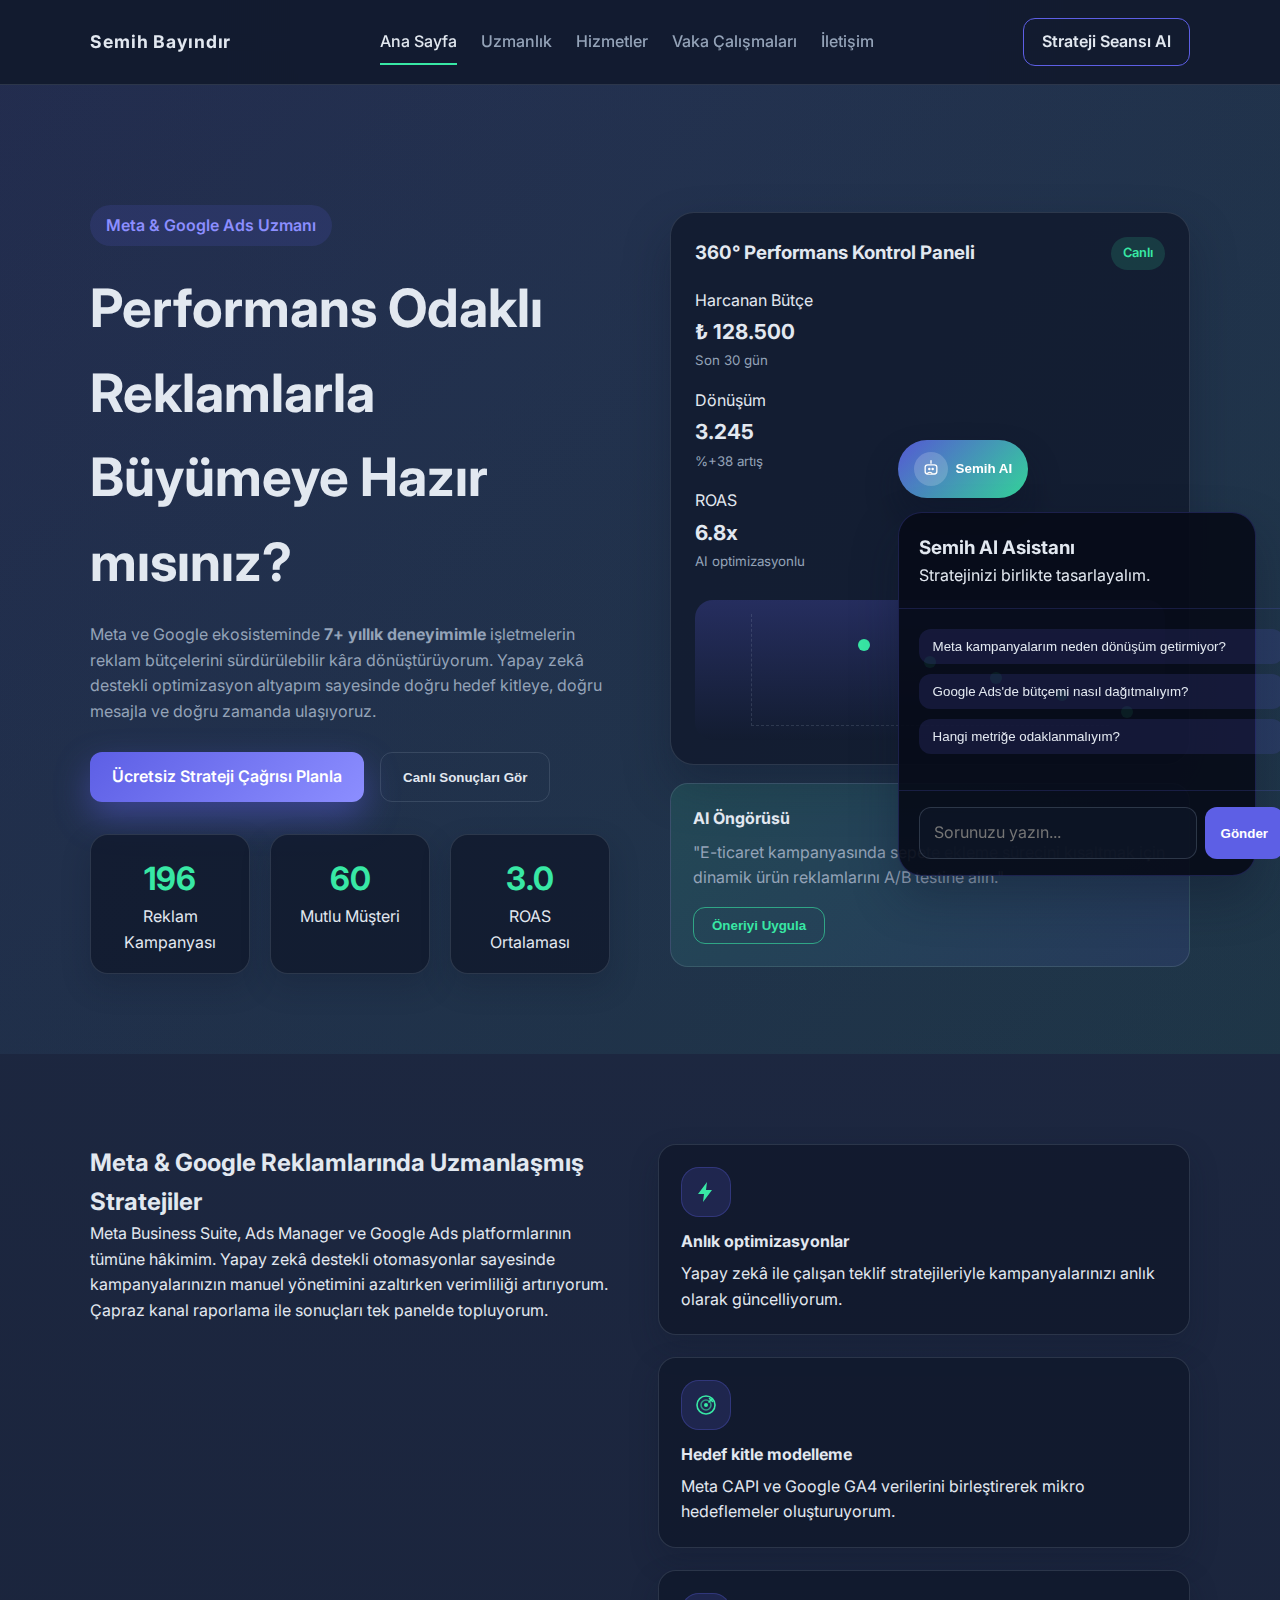
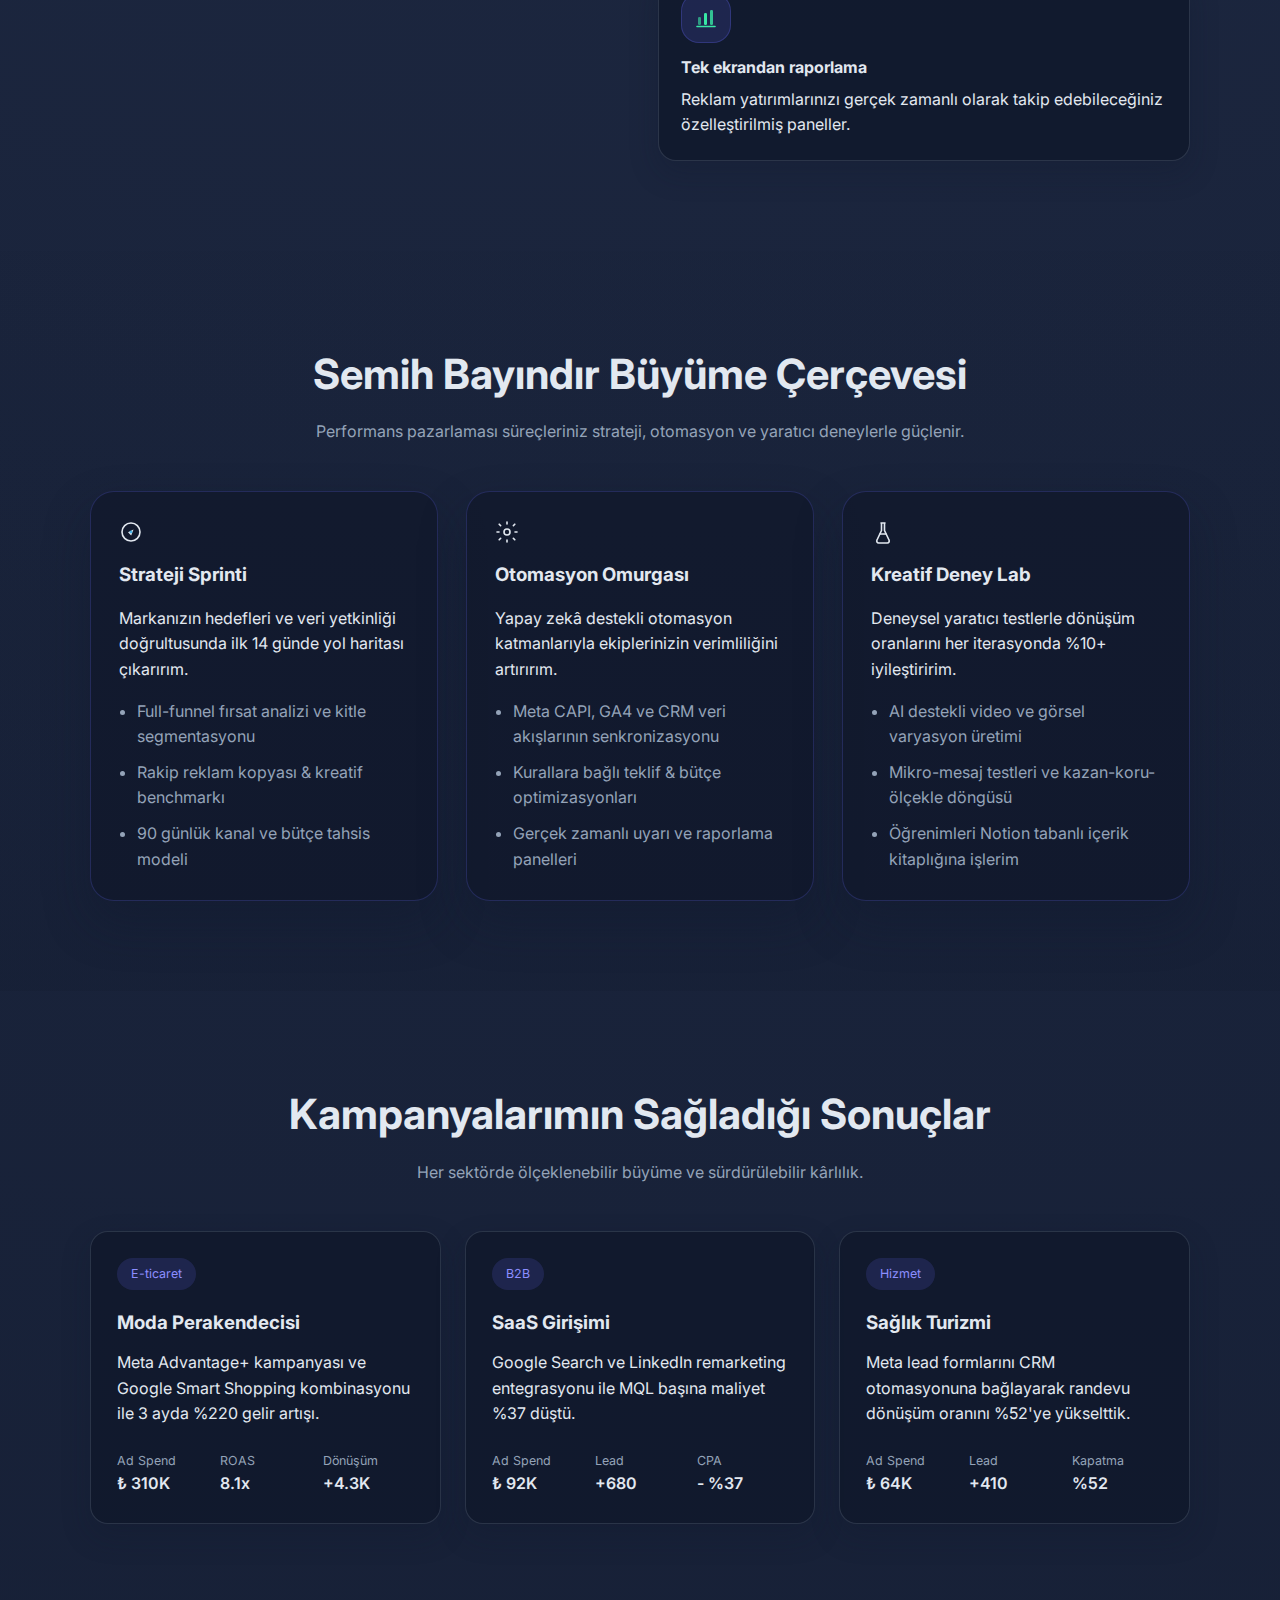
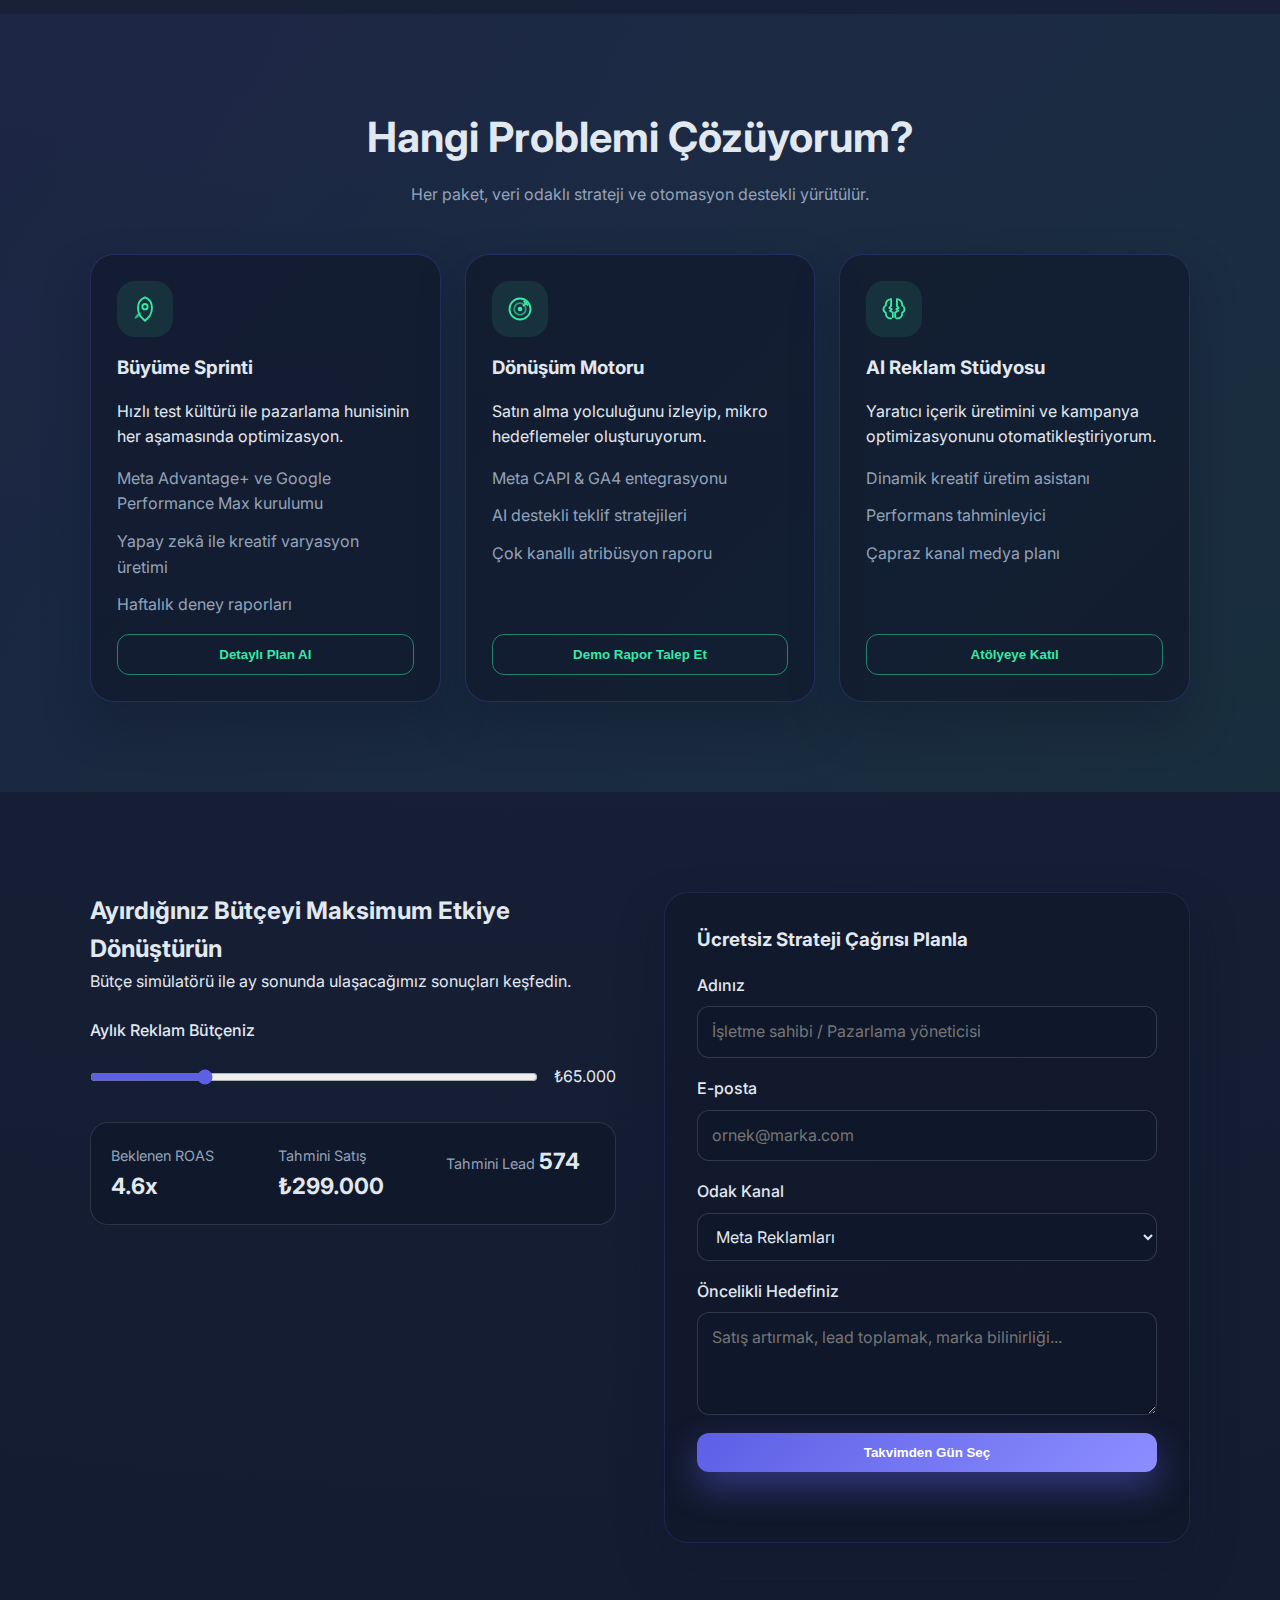
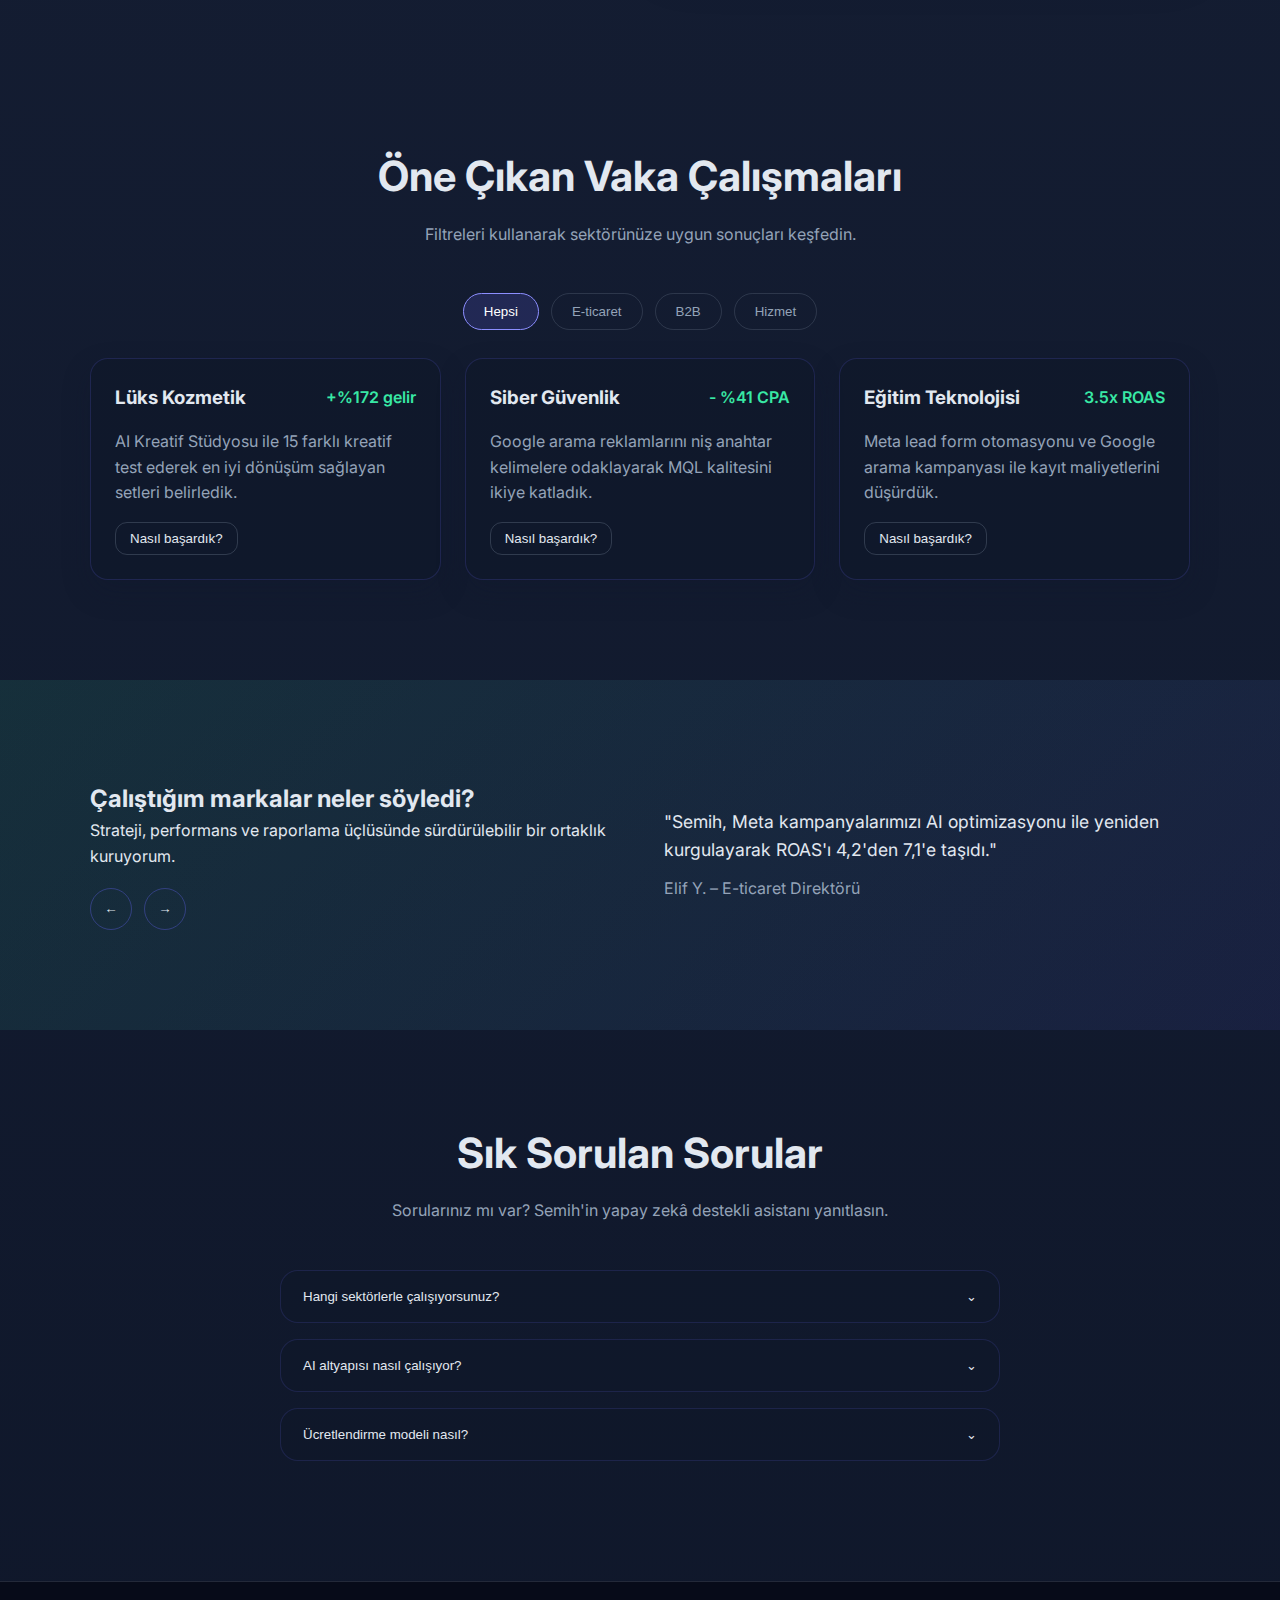
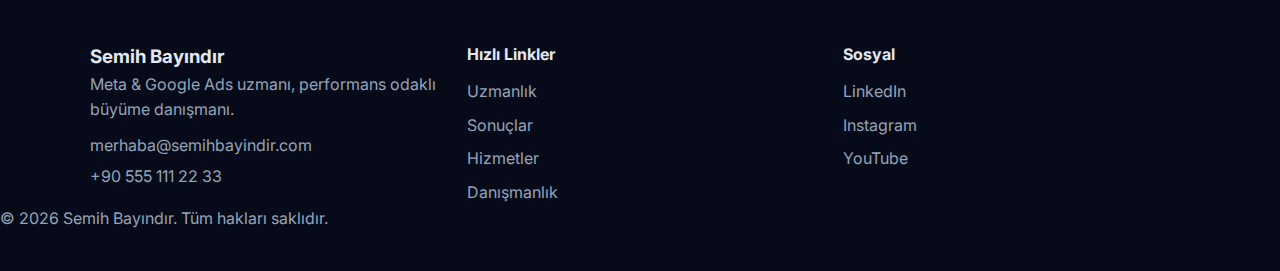
<file: index.html>
<!DOCTYPE html>
<html lang="tr">
<head>
  <meta charset="UTF-8">
  <meta name="viewport" content="width=device-width, initial-scale=1.0">
  <title>Semih Bayındır | Performans Odaklı Dijital Pazarlama Uzmanı</title>
  <link rel="preconnect" href="https://fonts.googleapis.com">
  <link rel="preconnect" href="https://fonts.gstatic.com" crossorigin>
  <link href="https://fonts.googleapis.com/css2?family=Inter:wght@300;400;500;600;700;800&display=swap" rel="stylesheet">
  <link rel="stylesheet" href="styles.css">
</head>
<body>
  <header class="navbar" id="top">
    <div class="container nav-wrapper">
      <a class="brand" href="index.html">Semih Bayındır</a>
      <nav class="nav-links" aria-label="Ana menü">
        <a href="index.html" aria-current="page">Ana Sayfa</a>
        <a href="uzmanlik.html">Uzmanlık</a>
        <a href="hizmetler.html">Hizmetler</a>
        <a href="vaka-calismalari.html">Vaka Çalışmaları</a>
        <a href="iletisim.html">İletişim</a>
      </nav>
      <button class="nav-toggle" aria-label="Menüyü aç/kapat">
        <span></span>
        <span></span>
        <span></span>
      </button>
      <a class="cta" href="iletisim.html#danismanlik">Strateji Seansı Al</a>
    </div>
  </header>

  <main>
    <section class="hero">
      <div class="container hero-grid">
        <div class="hero-copy">
          <div class="badge">Meta & Google Ads Uzmanı</div>
          <h1>Performans Odaklı Reklamlarla Büyümeye Hazır mısınız?</h1>
          <p>
            Meta ve Google ekosisteminde <strong>7+ yıllık deneyimimle</strong> işletmelerin reklam bütçelerini
            sürdürülebilir kâra dönüştürüyorum. Yapay zekâ destekli optimizasyon altyapım sayesinde doğru hedef
            kitleye, doğru mesajla ve doğru zamanda ulaşıyoruz.
          </p>
          <div class="hero-actions">
            <a class="primary" href="#danismanlik">Ücretsiz Strateji Çağrısı Planla</a>
            <button class="ghost" data-scroll-to="#sonuclar">Canlı Sonuçları Gör</button>
          </div>
          <div class="hero-stats">
            <div class="stat">
              <span class="stat-number" data-target="415">0</span>
              <span class="stat-label">Reklam Kampanyası</span>
            </div>
            <div class="stat">
              <span class="stat-number" data-target="128">0</span>
              <span class="stat-label">Mutlu Müşteri</span>
            </div>
            <div class="stat">
              <span class="stat-number" data-target="6.4">0</span>
              <span class="stat-label">ROAS Ortalaması</span>
            </div>
          </div>
        </div>
        <div class="hero-media">
          <div class="dashboard-card">
            <div class="dashboard-header">
              <h3>360° Performans Kontrol Paneli</h3>
              <div class="status success">Canlı</div>
            </div>
            <div class="dashboard-body">
              <div class="metric">
                <span>Harcanan Bütçe</span>
                <strong>₺ 128.500</strong>
                <small>Son 30 gün</small>
              </div>
              <div class="metric">
                <span>Dönüşüm</span>
                <strong>3.245</strong>
                <small>%+38 artış</small>
              </div>
              <div class="metric">
                <span>ROAS</span>
                <strong>6.8x</strong>
                <small>AI optimizasyonlu</small>
              </div>
              <div class="chart" role="img" aria-label="Performans grafiği">
                <div class="chart-line"></div>
                <div class="chart-point" style="--i:1"></div>
                <div class="chart-point" style="--i:2"></div>
                <div class="chart-point" style="--i:3"></div>
                <div class="chart-point" style="--i:4"></div>
                <div class="chart-point" style="--i:5"></div>
              </div>
            </div>
          </div>
          <div class="ai-insight">
            <h4>AI Öngörüsü</h4>
            <p>"E-ticaret kampanyasında sepete ekleme sürecini kısaltmak için dinamik ürün reklamlarını A/B testine alın."</p>
            <button class="ai-action" data-scroll-to="#vaka">Öneriyi Uygula</button>
          </div>
        </div>
      </div>
    </section>

    <section class="credibility" id="uzmanlik">
      <div class="container credibility-grid">
        <div>
          <h2>Meta & Google Reklamlarında Uzmanlaşmış Stratejiler</h2>
          <p>
            Meta Business Suite, Ads Manager ve Google Ads platformlarının tümüne hâkimim. Yapay zekâ destekli
            otomasyonlar sayesinde kampanyalarınızın manuel yönetimini azaltırken verimliliği artırıyorum. Çapraz kanal
            raporlama ile sonuçları tek panelde topluyorum.
          </p>
        </div>
        <ul class="credibility-list">
          <li>
            <div class="icon-badge" aria-hidden="true">
              <svg class="icon">
                <use href="icons.svg#icon-bolt"></use>
              </svg>
            </div>
            <strong>Anlık optimizasyonlar</strong>
            <p>Yapay zekâ ile çalışan teklif stratejileriyle kampanyalarınızı anlık olarak güncelliyorum.</p>
          </li>
          <li>
            <div class="icon-badge" aria-hidden="true">
              <svg class="icon">
                <use href="icons.svg#icon-target"></use>
              </svg>
            </div>
            <strong>Hedef kitle modelleme</strong>
            <p>Meta CAPI ve Google GA4 verilerini birleştirerek mikro hedeflemeler oluşturuyorum.</p>
          </li>
          <li>
            <div class="icon-badge" aria-hidden="true">
              <svg class="icon">
                <use href="icons.svg#icon-analytics"></use>
              </svg>
            </div>
            <strong>Tek ekrandan raporlama</strong>
            <p>Reklam yatırımlarınızı gerçek zamanlı olarak takip edebileceğiniz özelleştirilmiş paneller.</p>
          </li>
        </ul>
      </div>
    </section>

    <section class="framework" id="strateji">
      <div class="container">
        <div class="section-heading">
          <h2>Semih Bayındır Büyüme Çerçevesi</h2>
          <p>Performans pazarlaması süreçleriniz strateji, otomasyon ve yaratıcı deneylerle güçlenir.</p>
        </div>
        <div class="framework-grid">
          <article class="framework-card">
            <div class="icon-badge" aria-hidden="true">
              <svg class="icon">
                <use href="icons.svg#icon-compass"></use>
              </svg>
            </div>
            <h3>Strateji Sprinti</h3>
            <p>Markanızın hedefleri ve veri yetkinliği doğrultusunda ilk 14 günde yol haritası çıkarırım.</p>
            <ul>
              <li>Full-funnel fırsat analizi ve kitle segmentasyonu</li>
              <li>Rakip reklam kopyası & kreatif benchmarkı</li>
              <li>90 günlük kanal ve bütçe tahsis modeli</li>
            </ul>
          </article>
          <article class="framework-card">
            <div class="icon-badge" aria-hidden="true">
              <svg class="icon">
                <use href="icons.svg#icon-automation"></use>
              </svg>
            </div>
            <h3>Otomasyon Omurgası</h3>
            <p>Yapay zekâ destekli otomasyon katmanlarıyla ekiplerinizin verimliliğini artırırım.</p>
            <ul>
              <li>Meta CAPI, GA4 ve CRM veri akışlarının senkronizasyonu</li>
              <li>Kurallara bağlı teklif & bütçe optimizasyonları</li>
              <li>Gerçek zamanlı uyarı ve raporlama panelleri</li>
            </ul>
          </article>
          <article class="framework-card">
            <div class="icon-badge" aria-hidden="true">
              <svg class="icon">
                <use href="icons.svg#icon-lab"></use>
              </svg>
            </div>
            <h3>Kreatif Deney Lab</h3>
            <p>Deneysel yaratıcı testlerle dönüşüm oranlarını her iterasyonda %10+ iyileştiririm.</p>
            <ul>
              <li>AI destekli video ve görsel varyasyon üretimi</li>
              <li>Mikro-mesaj testleri ve kazan-koru-ölçekle döngüsü</li>
              <li>Öğrenimleri Notion tabanlı içerik kitaplığına işlerim</li>
            </ul>
          </article>
        </div>
      </div>
    </section>

    <section class="results" id="sonuclar">
      <div class="container">
        <div class="section-heading">
          <h2>Kampanyalarımın Sağladığı Sonuçlar</h2>
          <p>Her sektörde ölçeklenebilir büyüme ve sürdürülebilir kârlılık.</p>
        </div>
        <div class="results-grid">
          <article class="result-card" data-category="e-ticaret">
            <header>
              <span class="tag">E-ticaret</span>
              <h3>Moda Perakendecisi</h3>
            </header>
            <p>Meta Advantage+ kampanyası ve Google Smart Shopping kombinasyonu ile 3 ayda %220 gelir artışı.</p>
            <dl>
              <div>
                <dt>Ad Spend</dt>
                <dd>₺ 310K</dd>
              </div>
              <div>
                <dt>ROAS</dt>
                <dd>8.1x</dd>
              </div>
              <div>
                <dt>Dönüşüm</dt>
                <dd>+4.3K</dd>
              </div>
            </dl>
          </article>
          <article class="result-card" data-category="b2b">
            <header>
              <span class="tag">B2B</span>
              <h3>SaaS Girişimi</h3>
            </header>
            <p>Google Search ve LinkedIn remarketing entegrasyonu ile MQL başına maliyet %37 düştü.</p>
            <dl>
              <div>
                <dt>Ad Spend</dt>
                <dd>₺ 92K</dd>
              </div>
              <div>
                <dt>Lead</dt>
                <dd>+680</dd>
              </div>
              <div>
                <dt>CPA</dt>
                <dd>- %37</dd>
              </div>
            </dl>
          </article>
          <article class="result-card" data-category="hizmet">
            <header>
              <span class="tag">Hizmet</span>
              <h3>Sağlık Turizmi</h3>
            </header>
            <p>Meta lead formlarını CRM otomasyonuna bağlayarak randevu dönüşüm oranını %52'ye yükselttik.</p>
            <dl>
              <div>
                <dt>Ad Spend</dt>
                <dd>₺ 64K</dd>
              </div>
              <div>
                <dt>Lead</dt>
                <dd>+410</dd>
              </div>
              <div>
                <dt>Kapatma</dt>
                <dd>%52</dd>
              </div>
            </dl>
          </article>
        </div>
      </div>
    </section>

    <section class="services" id="hizmetler">
      <div class="container">
        <div class="section-heading">
          <h2>Hangi Problemi Çözüyorum?</h2>
          <p>Her paket, veri odaklı strateji ve otomasyon destekli yürütülür.</p>
        </div>
        <div class="service-grid">
          <article class="service-card" tabindex="0">
            <div class="service-icon" aria-hidden="true">
              <svg class="icon">
                <use href="icons.svg#icon-rocket"></use>
              </svg>
            </div>
            <h3>Büyüme Sprinti</h3>
            <p>Hızlı test kültürü ile pazarlama hunisinin her aşamasında optimizasyon.</p>
            <ul>
              <li>Meta Advantage+ ve Google Performance Max kurulumu</li>
              <li>Yapay zekâ ile kreatif varyasyon üretimi</li>
              <li>Haftalık deney raporları</li>
            </ul>
            <button class="service-cta" data-service="Büyüme Sprinti">Detaylı Plan Al</button>
          </article>
          <article class="service-card" tabindex="0">
            <div class="service-icon" aria-hidden="true">
              <svg class="icon">
                <use href="icons.svg#icon-target"></use>
              </svg>
            </div>
            <h3>Dönüşüm Motoru</h3>
            <p>Satın alma yolculuğunu izleyip, mikro hedeflemeler oluşturuyorum.</p>
            <ul>
              <li>Meta CAPI & GA4 entegrasyonu</li>
              <li>AI destekli teklif stratejileri</li>
              <li>Çok kanallı atribüsyon raporu</li>
            </ul>
            <button class="service-cta" data-service="Dönüşüm Motoru">Demo Rapor Talep Et</button>
          </article>
          <article class="service-card" tabindex="0">
            <div class="service-icon" aria-hidden="true">
              <svg class="icon">
                <use href="icons.svg#icon-brain"></use>
              </svg>
            </div>
            <h3>AI Reklam Stüdyosu</h3>
            <p>Yaratıcı içerik üretimini ve kampanya optimizasyonunu otomatikleştiriyorum.</p>
            <ul>
              <li>Dinamik kreatif üretim asistanı</li>
              <li>Performans tahminleyici</li>
              <li>Çapraz kanal medya planı</li>
            </ul>
            <button class="service-cta" data-service="AI Reklam Stüdyosu">Atölyeye Katıl</button>
          </article>
        </div>
      </div>
    </section>

    <section class="planner" id="danismanlik">
      <div class="container planner-grid">
        <div>
          <h2>Ayırdığınız Bütçeyi Maksimum Etkiye Dönüştürün</h2>
          <p>Bütçe simülatörü ile ay sonunda ulaşacağımız sonuçları keşfedin.</p>
          <div class="slider-group">
            <label for="budgetRange">Aylık Reklam Bütçeniz</label>
            <div class="slider-input">
              <input type="range" id="budgetRange" min="10000" max="250000" step="5000" value="65000">
              <output id="budgetValue">₺ 65.000</output>
            </div>
          </div>
          <div class="planner-results">
            <div>
              <span>Beklenen ROAS</span>
              <strong id="plannerRoas">5.2x</strong>
            </div>
            <div>
              <span>Tahmini Satış</span>
              <strong id="plannerRevenue">₺ 338.000</strong>
            </div>
            <div>
              <span>Tahmini Lead</span>
              <strong id="plannerLeads">520</strong>
            </div>
          </div>
        </div>
        <form class="consult-form" id="consultForm">
          <h3>Ücretsiz Strateji Çağrısı Planla</h3>
          <div class="form-group">
            <label for="name">Adınız</label>
            <input id="name" name="name" required placeholder="İşletme sahibi / Pazarlama yöneticisi">
          </div>
          <div class="form-group">
            <label for="email">E-posta</label>
            <input id="email" name="email" type="email" required placeholder="ornek@marka.com">
          </div>
          <div class="form-group">
            <label for="platform">Odak Kanal</label>
            <select id="platform" name="platform" required>
              <option value="Meta">Meta Reklamları</option>
              <option value="Google">Google Ads</option>
              <option value="Both">Meta & Google</option>
            </select>
          </div>
          <div class="form-group">
            <label for="goal">Öncelikli Hedefiniz</label>
            <textarea id="goal" name="goal" rows="3" placeholder="Satış artırmak, lead toplamak, marka bilinirliği..."></textarea>
          </div>
          <button type="submit" class="primary full">Takvimden Gün Seç</button>
          <p class="form-status" aria-live="polite"></p>
        </form>
      </div>
    </section>

    <section class="case-studies" id="vaka">
      <div class="container">
        <div class="section-heading">
          <h2>Öne Çıkan Vaka Çalışmaları</h2>
          <p>Filtreleri kullanarak sektörünüze uygun sonuçları keşfedin.</p>
        </div>
        <div class="filters">
          <button class="filter-btn active" data-filter="all">Hepsi</button>
          <button class="filter-btn" data-filter="e-ticaret">E-ticaret</button>
          <button class="filter-btn" data-filter="b2b">B2B</button>
          <button class="filter-btn" data-filter="hizmet">Hizmet</button>
        </div>
        <div class="case-grid">
          <article class="case-card" data-category="e-ticaret">
            <div class="case-header">
              <h3>Lüks Kozmetik</h3>
              <span class="result">+%172 gelir</span>
            </div>
            <p>AI Kreatif Stüdyosu ile 15 farklı kreatif test ederek en iyi dönüşüm sağlayan setleri belirledik.</p>
            <button class="case-toggle" aria-expanded="false">Nasıl başardık?</button>
            <div class="case-details" hidden>
              <ul>
                <li>Meta Advantage+ katalog kampanyaları</li>
                <li>GA4 verileriyle otomatik hedef kitle segmentasyonu</li>
                <li>A/B test raporlarıyla haftalık optimizasyon</li>
              </ul>
            </div>
          </article>
          <article class="case-card" data-category="b2b">
            <div class="case-header">
              <h3>Siber Güvenlik</h3>
              <span class="result">- %41 CPA</span>
            </div>
            <p>Google arama reklamlarını niş anahtar kelimelere odaklayarak MQL kalitesini ikiye katladık.</p>
            <button class="case-toggle" aria-expanded="false">Nasıl başardık?</button>
            <div class="case-details" hidden>
              <ul>
                <li>Yüksek niyetli anahtar kelime kümeleri</li>
                <li>LinkedIn remarketing pixel entegrasyonu</li>
                <li>AI lead skorlaması ile satış uyumu</li>
              </ul>
            </div>
          </article>
          <article class="case-card" data-category="hizmet">
            <div class="case-header">
              <h3>Eğitim Teknolojisi</h3>
              <span class="result">3.5x ROAS</span>
            </div>
            <p>Meta lead form otomasyonu ve Google arama kampanyası ile kayıt maliyetlerini düşürdük.</p>
            <button class="case-toggle" aria-expanded="false">Nasıl başardık?</button>
            <div class="case-details" hidden>
              <ul>
                <li>Meta CAPI kurulumu</li>
                <li>Yapay zekâ destekli teklif stratejisi</li>
                <li>Dijital kampanya takip panosu</li>
              </ul>
            </div>
          </article>
        </div>
      </div>
    </section>

    <section class="testimonials">
      <div class="container testimonials-grid">
        <div>
          <h2>Çalıştığım markalar neler söyledi?</h2>
          <p>Strateji, performans ve raporlama üçlüsünde sürdürülebilir bir ortaklık kuruyorum.</p>
          <div class="slider-nav">
            <button class="slider-prev" aria-label="Önceki yorum">←</button>
            <button class="slider-next" aria-label="Sonraki yorum">→</button>
          </div>
        </div>
        <div class="slider" role="region" aria-live="polite">
          <div class="slide active">
            <blockquote>
              "Semih, Meta kampanyalarımızı AI optimizasyonu ile yeniden kurgulayarak ROAS'ı 4,2'den 7,1'e taşıdı."
            </blockquote>
            <cite>Elif Y. – E-ticaret Direktörü</cite>
          </div>
          <div class="slide">
            <blockquote>
              "Google Ads tarafında anahtar kelime stratejilerini tamamen yeniledi ve satış ekibimize %58 daha fazla lead sağladı."
            </blockquote>
            <cite>Baran K. – SaaS Kurucu Ortağı</cite>
          </div>
          <div class="slide">
            <blockquote>
              "Raporlama panelleri sayesinde tüm kanalları tek ekrandan yönetebiliyoruz; aksiyon almak çok hızlandı."
            </blockquote>
            <cite>Damla S. – Pazarlama Müdürü</cite>
          </div>
        </div>
      </div>
    </section>

    <section class="faq">
      <div class="container">
        <div class="section-heading">
          <h2>Sık Sorulan Sorular</h2>
          <p>Sorularınız mı var? Semih'in yapay zekâ destekli asistanı yanıtlasın.</p>
        </div>
        <div class="accordion">
          <button class="accordion-item" aria-expanded="false">
            <span>Hangi sektörlerle çalışıyorsunuz?</span>
            <span class="chevron">⌄</span>
            <div class="accordion-content" hidden>
              E-ticaret, B2B SaaS, sağlık, eğitim ve turizm sektörlerinde aktif kampanyalar yürütüyorum.
            </div>
          </button>
          <button class="accordion-item" aria-expanded="false">
            <span>AI altyapısı nasıl çalışıyor?</span>
            <span class="chevron">⌄</span>
            <div class="accordion-content" hidden>
              Meta ve Google API'lerinden gelen verileri kendi modelimle birleştirerek teklif, kreatif ve hedef kitle önerileri sunuyorum.
            </div>
          </button>
          <button class="accordion-item" aria-expanded="false">
            <span>Ücretlendirme modeli nasıl?</span>
            <span class="chevron">⌄</span>
            <div class="accordion-content" hidden>
              Aylık yönetim ücretine ek olarak performans primi modeliyle çalışıyorum. İşletmenize özel paket sunuyorum.
            </div>
          </button>
        </div>
      </div>
    </section>
  </main>

  <footer class="footer" id="iletisim">
    <div class="container footer-grid">
      <div>
        <h3>Semih Bayındır</h3>
        <p>Meta & Google Ads uzmanı, performans odaklı büyüme danışmanı.</p>
        <div class="footer-contact">
          <a href="mailto:merhaba@semihbayindir.com">merhaba@semihbayindir.com</a>
          <a href="tel:+905551112233">+90 555 111 22 33</a>
        </div>
      </div>
      <div>
        <h4>Hızlı Linkler</h4>
        <ul>
          <li><a href="index.html#uzmanlik">Uzmanlık</a></li>
          <li><a href="index.html#sonuclar">Sonuçlar</a></li>
          <li><a href="hizmetler.html">Hizmetler</a></li>
          <li><a href="iletisim.html#danismanlik">Danışmanlık</a></li>
        </ul>
      </div>
      <div>
        <h4>Sosyal</h4>
        <ul>
          <li><a href="https://www.linkedin.com" target="_blank" rel="noopener">LinkedIn</a></li>
          <li><a href="https://www.instagram.com" target="_blank" rel="noopener">Instagram</a></li>
          <li><a href="https://www.youtube.com" target="_blank" rel="noopener">YouTube</a></li>
        </ul>
      </div>
    </div>
    <p class="copyright">© <span id="year"></span> Semih Bayındır. Tüm hakları saklıdır.</p>
  </footer>

  <div class="assistant">
    <button class="assistant-toggle" aria-expanded="false">
      <span class="assistant-avatar" aria-hidden="true">
        <svg class="icon">
          <use href="icons.svg#icon-bot"></use>
        </svg>
      </span>
      <span>Semih AI</span>
    </button>
    <div class="assistant-panel" hidden>
      <div class="assistant-header">
        <h3>Semih AI Asistanı</h3>
        <p>Stratejinizi birlikte tasarlayalım.</p>
      </div>
      <div class="assistant-body">
        <div class="assistant-suggestions">
          <button data-question="Meta kampanyalarım neden dönüşüm getirmiyor?">Meta kampanyalarım neden dönüşüm getirmiyor?</button>
          <button data-question="Google Ads'de bütçemi nasıl dağıtmalıyım?">Google Ads'de bütçemi nasıl dağıtmalıyım?</button>
          <button data-question="Hangi metriğe odaklanmalıyım?">Hangi metriğe odaklanmalıyım?</button>
        </div>
        <div class="assistant-chat" role="log" aria-live="polite"></div>
      </div>
      <form class="assistant-form" id="assistantForm">
        <label for="assistantInput" class="sr-only">Sorunuz</label>
        <input id="assistantInput" name="assistantInput" placeholder="Sorunuzu yazın...">
        <button type="submit">Gönder</button>
      </form>
    </div>
  </div>

  <script src="script.js" defer></script>
</body>
</html>
</file>
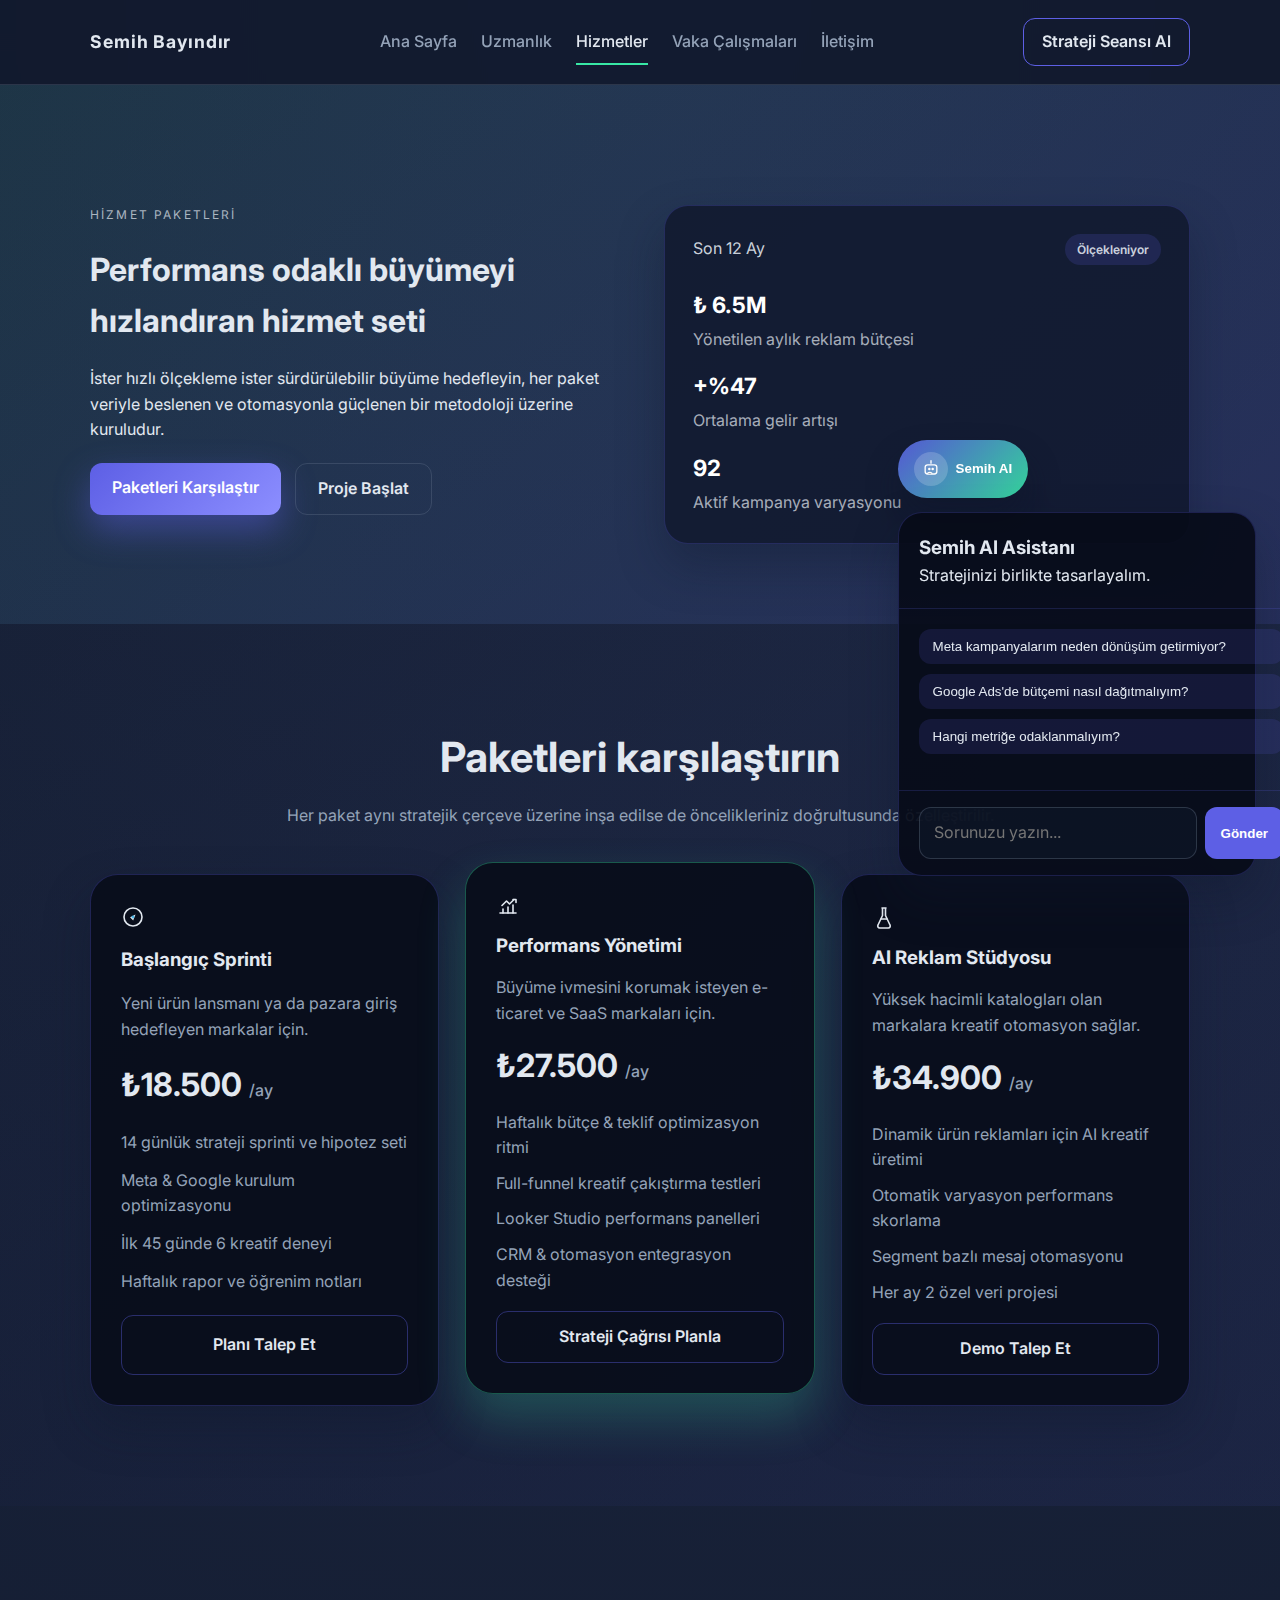
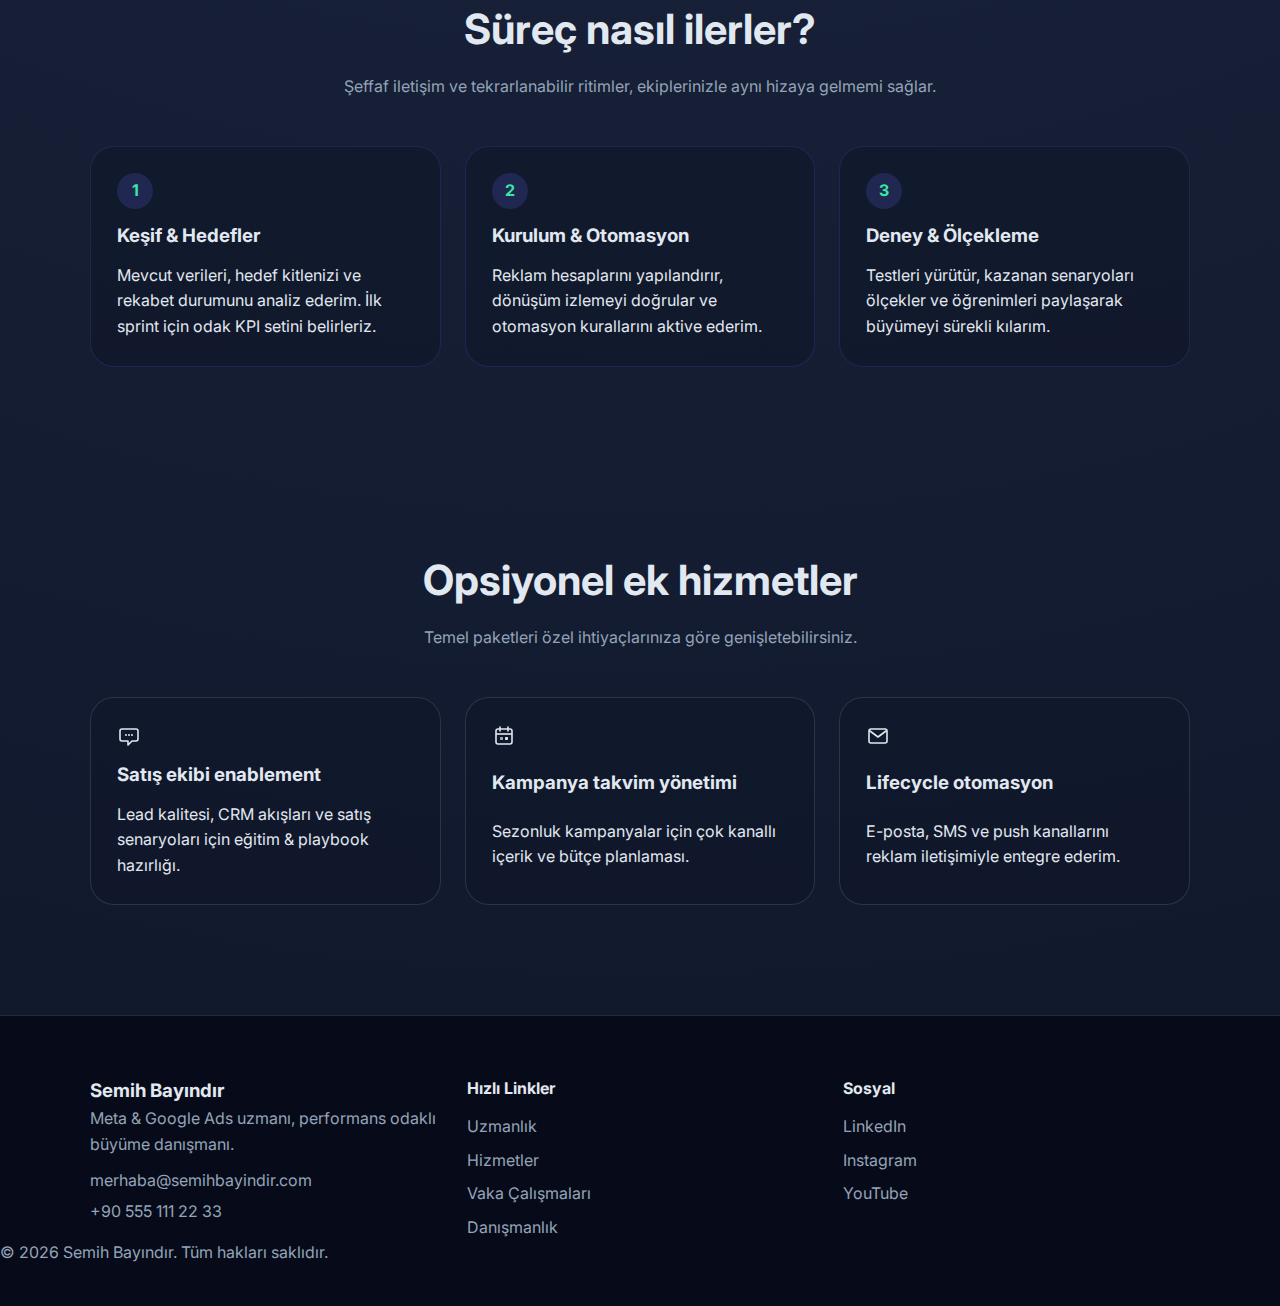
<file: hizmetler.html>
<!DOCTYPE html>
<html lang="tr">
<head>
  <meta charset="UTF-8">
  <meta name="viewport" content="width=device-width, initial-scale=1.0">
  <title>Hizmetler | Semih Bayındır Dijital Pazarlama</title>
  <link rel="preconnect" href="https://fonts.googleapis.com">
  <link rel="preconnect" href="https://fonts.gstatic.com" crossorigin>
  <link href="https://fonts.googleapis.com/css2?family=Inter:wght@300;400;500;600;700;800&display=swap" rel="stylesheet">
  <link rel="stylesheet" href="styles.css">
</head>
<body class="page">
  <header class="navbar" id="top">
    <div class="container nav-wrapper">
      <a class="brand" href="index.html">Semih Bayındır</a>
      <nav class="nav-links" aria-label="Ana menü">
        <a href="index.html">Ana Sayfa</a>
        <a href="uzmanlik.html">Uzmanlık</a>
        <a href="hizmetler.html" aria-current="page">Hizmetler</a>
        <a href="vaka-calismalari.html">Vaka Çalışmaları</a>
        <a href="iletisim.html">İletişim</a>
      </nav>
      <button class="nav-toggle" aria-label="Menüyü aç/kapat">
        <span></span>
        <span></span>
        <span></span>
      </button>
      <a class="cta" href="iletisim.html#danismanlik">Strateji Seansı Al</a>
    </div>
  </header>

  <main>
    <section class="page-hero page-hero--services">
      <div class="container page-hero-grid">
        <div class="page-hero-content">
          <p class="page-eyebrow">Hizmet Paketleri</p>
          <h1>Performans odaklı büyümeyi hızlandıran hizmet seti</h1>
          <p>İster hızlı ölçekleme ister sürdürülebilir büyüme hedefleyin, her paket veriyle beslenen ve otomasyonla güçlenen bir metodoloji üzerine kuruludur.</p>
          <div class="page-hero-actions">
            <a class="primary" href="#paketler">Paketleri Karşılaştır</a>
            <a class="ghost" href="iletisim.html#danismanlik">Proje Başlat</a>
          </div>
        </div>
        <aside class="page-hero-panel" aria-label="Hizmet öne çıkanları">
          <div class="panel-card">
            <header>
              <span>Son 12 Ay</span>
              <div class="badge-soft">Ölçekleniyor</div>
            </header>
            <ul class="panel-stats">
              <li>
                <strong>₺ 6.5M</strong>
                <span>Yönetilen aylık reklam bütçesi</span>
              </li>
              <li>
                <strong>+%47</strong>
                <span>Ortalama gelir artışı</span>
              </li>
              <li>
                <strong>92</strong>
                <span>Aktif kampanya varyasyonu</span>
              </li>
            </ul>
          </div>
        </aside>
      </div>
    </section>

    <section class="pricing" id="paketler">
      <div class="container">
        <div class="section-heading">
          <h2>Paketleri karşılaştırın</h2>
          <p>Her paket aynı stratejik çerçeve üzerine inşa edilse de öncelikleriniz doğrultusunda özelleştirilir.</p>
        </div>
        <div class="pricing-grid">
          <article class="pricing-card">
            <header>
              <div class="icon-badge" aria-hidden="true">
                <svg class="icon">
                  <use href="icons.svg#icon-compass"></use>
                </svg>
              </div>
              <h3>Başlangıç Sprinti</h3>
              <p class="pricing-subtitle">Yeni ürün lansmanı ya da pazara giriş hedefleyen markalar için.</p>
              <div class="pricing-value">₺18.500 <span>/ay</span></div>
            </header>
            <ul>
              <li>14 günlük strateji sprinti ve hipotez seti</li>
              <li>Meta & Google kurulum optimizasyonu</li>
              <li>İlk 45 günde 6 kreatif deneyi</li>
              <li>Haftalık rapor ve öğrenim notları</li>
            </ul>
            <a class="pricing-cta" href="iletisim.html#danismanlik">Planı Talep Et</a>
          </article>
          <article class="pricing-card pricing-card--featured">
            <header>
              <div class="icon-badge" aria-hidden="true">
                <svg class="icon">
                  <use href="icons.svg#icon-growth"></use>
                </svg>
              </div>
              <h3>Performans Yönetimi</h3>
              <p class="pricing-subtitle">Büyüme ivmesini korumak isteyen e-ticaret ve SaaS markaları için.</p>
              <div class="pricing-value">₺27.500 <span>/ay</span></div>
            </header>
            <ul>
              <li>Haftalık bütçe & teklif optimizasyon ritmi</li>
              <li>Full-funnel kreatif çakıştırma testleri</li>
              <li>Looker Studio performans panelleri</li>
              <li>CRM & otomasyon entegrasyon desteği</li>
            </ul>
            <a class="pricing-cta" href="iletisim.html#danismanlik">Strateji Çağrısı Planla</a>
          </article>
          <article class="pricing-card">
            <header>
              <div class="icon-badge" aria-hidden="true">
                <svg class="icon">
                  <use href="icons.svg#icon-lab"></use>
                </svg>
              </div>
              <h3>AI Reklam Stüdyosu</h3>
              <p class="pricing-subtitle">Yüksek hacimli katalogları olan markalara kreatif otomasyon sağlar.</p>
              <div class="pricing-value">₺34.900 <span>/ay</span></div>
            </header>
            <ul>
              <li>Dinamik ürün reklamları için AI kreatif üretimi</li>
              <li>Otomatik varyasyon performans skorlama</li>
              <li>Segment bazlı mesaj otomasyonu</li>
              <li>Her ay 2 özel veri projesi</li>
            </ul>
            <a class="pricing-cta" href="iletisim.html#danismanlik">Demo Talep Et</a>
          </article>
        </div>
      </div>
    </section>

    <section class="process">
      <div class="container">
        <div class="section-heading">
          <h2>Süreç nasıl ilerler?</h2>
          <p>Şeffaf iletişim ve tekrarlanabilir ritimler, ekiplerinizle aynı hizaya gelmemi sağlar.</p>
        </div>
        <div class="process-grid">
          <article class="process-step">
            <span class="step-index">1</span>
            <h3>Keşif & Hedefler</h3>
            <p>Mevcut verileri, hedef kitlenizi ve rekabet durumunu analiz ederim. İlk sprint için odak KPI setini belirleriz.</p>
          </article>
          <article class="process-step">
            <span class="step-index">2</span>
            <h3>Kurulum & Otomasyon</h3>
            <p>Reklam hesaplarını yapılandırır, dönüşüm izlemeyi doğrular ve otomasyon kurallarını aktive ederim.</p>
          </article>
          <article class="process-step">
            <span class="step-index">3</span>
            <h3>Deney & Ölçekleme</h3>
            <p>Testleri yürütür, kazanan senaryoları ölçekler ve öğrenimleri paylaşarak büyümeyi sürekli kılarım.</p>
          </article>
        </div>
      </div>
    </section>

    <section class="add-ons">
      <div class="container">
        <div class="section-heading">
          <h2>Opsiyonel ek hizmetler</h2>
          <p>Temel paketleri özel ihtiyaçlarınıza göre genişletebilirsiniz.</p>
        </div>
        <div class="add-ons-grid">
          <article class="add-on-card">
            <div class="icon-badge" aria-hidden="true">
              <svg class="icon">
                <use href="icons.svg#icon-chat"></use>
              </svg>
            </div>
            <h3>Satış ekibi enablement</h3>
            <p>Lead kalitesi, CRM akışları ve satış senaryoları için eğitim & playbook hazırlığı.</p>
          </article>
          <article class="add-on-card">
            <div class="icon-badge" aria-hidden="true">
              <svg class="icon">
                <use href="icons.svg#icon-calendar"></use>
              </svg>
            </div>
            <h3>Kampanya takvim yönetimi</h3>
            <p>Sezonluk kampanyalar için çok kanallı içerik ve bütçe planlaması.</p>
          </article>
          <article class="add-on-card">
            <div class="icon-badge" aria-hidden="true">
              <svg class="icon">
                <use href="icons.svg#icon-mail"></use>
              </svg>
            </div>
            <h3>Lifecycle otomasyon</h3>
            <p>E-posta, SMS ve push kanallarını reklam iletişimiyle entegre ederim.</p>
          </article>
        </div>
      </div>
    </section>
  </main>

  <footer class="footer">
    <div class="container footer-grid">
      <div>
        <h3>Semih Bayındır</h3>
        <p>Meta & Google Ads uzmanı, performans odaklı büyüme danışmanı.</p>
        <div class="footer-contact">
          <a href="mailto:merhaba@semihbayindir.com">merhaba@semihbayindir.com</a>
          <a href="tel:+905551112233">+90 555 111 22 33</a>
        </div>
      </div>
      <div>
        <h4>Hızlı Linkler</h4>
        <ul>
          <li><a href="index.html#uzmanlik">Uzmanlık</a></li>
          <li><a href="hizmetler.html">Hizmetler</a></li>
          <li><a href="vaka-calismalari.html">Vaka Çalışmaları</a></li>
          <li><a href="iletisim.html#danismanlik">Danışmanlık</a></li>
        </ul>
      </div>
      <div>
        <h4>Sosyal</h4>
        <ul>
          <li><a href="https://www.linkedin.com" target="_blank" rel="noopener">LinkedIn</a></li>
          <li><a href="https://www.instagram.com" target="_blank" rel="noopener">Instagram</a></li>
          <li><a href="https://www.youtube.com" target="_blank" rel="noopener">YouTube</a></li>
        </ul>
      </div>
    </div>
    <p class="copyright">© <span id="year"></span> Semih Bayındır. Tüm hakları saklıdır.</p>
  </footer>

  <div class="assistant">
    <button class="assistant-toggle" aria-expanded="false">
      <span class="assistant-avatar" aria-hidden="true">
        <svg class="icon">
          <use href="icons.svg#icon-bot"></use>
        </svg>
      </span>
      <span>Semih AI</span>
    </button>
    <div class="assistant-panel" hidden>
      <div class="assistant-header">
        <h3>Semih AI Asistanı</h3>
        <p>Stratejinizi birlikte tasarlayalım.</p>
      </div>
      <div class="assistant-body">
        <div class="assistant-suggestions">
          <button data-question="Meta kampanyalarım neden dönüşüm getirmiyor?">Meta kampanyalarım neden dönüşüm getirmiyor?</button>
          <button data-question="Google Ads'de bütçemi nasıl dağıtmalıyım?">Google Ads'de bütçemi nasıl dağıtmalıyım?</button>
          <button data-question="Hangi metriğe odaklanmalıyım?">Hangi metriğe odaklanmalıyım?</button>
        </div>
        <div class="assistant-chat" role="log" aria-live="polite"></div>
      </div>
      <form class="assistant-form" id="assistantForm">
        <label for="assistantInput" class="sr-only">Sorunuz</label>
        <input id="assistantInput" name="assistantInput" placeholder="Sorunuzu yazın...">
        <button type="submit">Gönder</button>
      </form>
    </div>
  </div>

  <script src="script.js" defer></script>
</body>
</html>
</file>
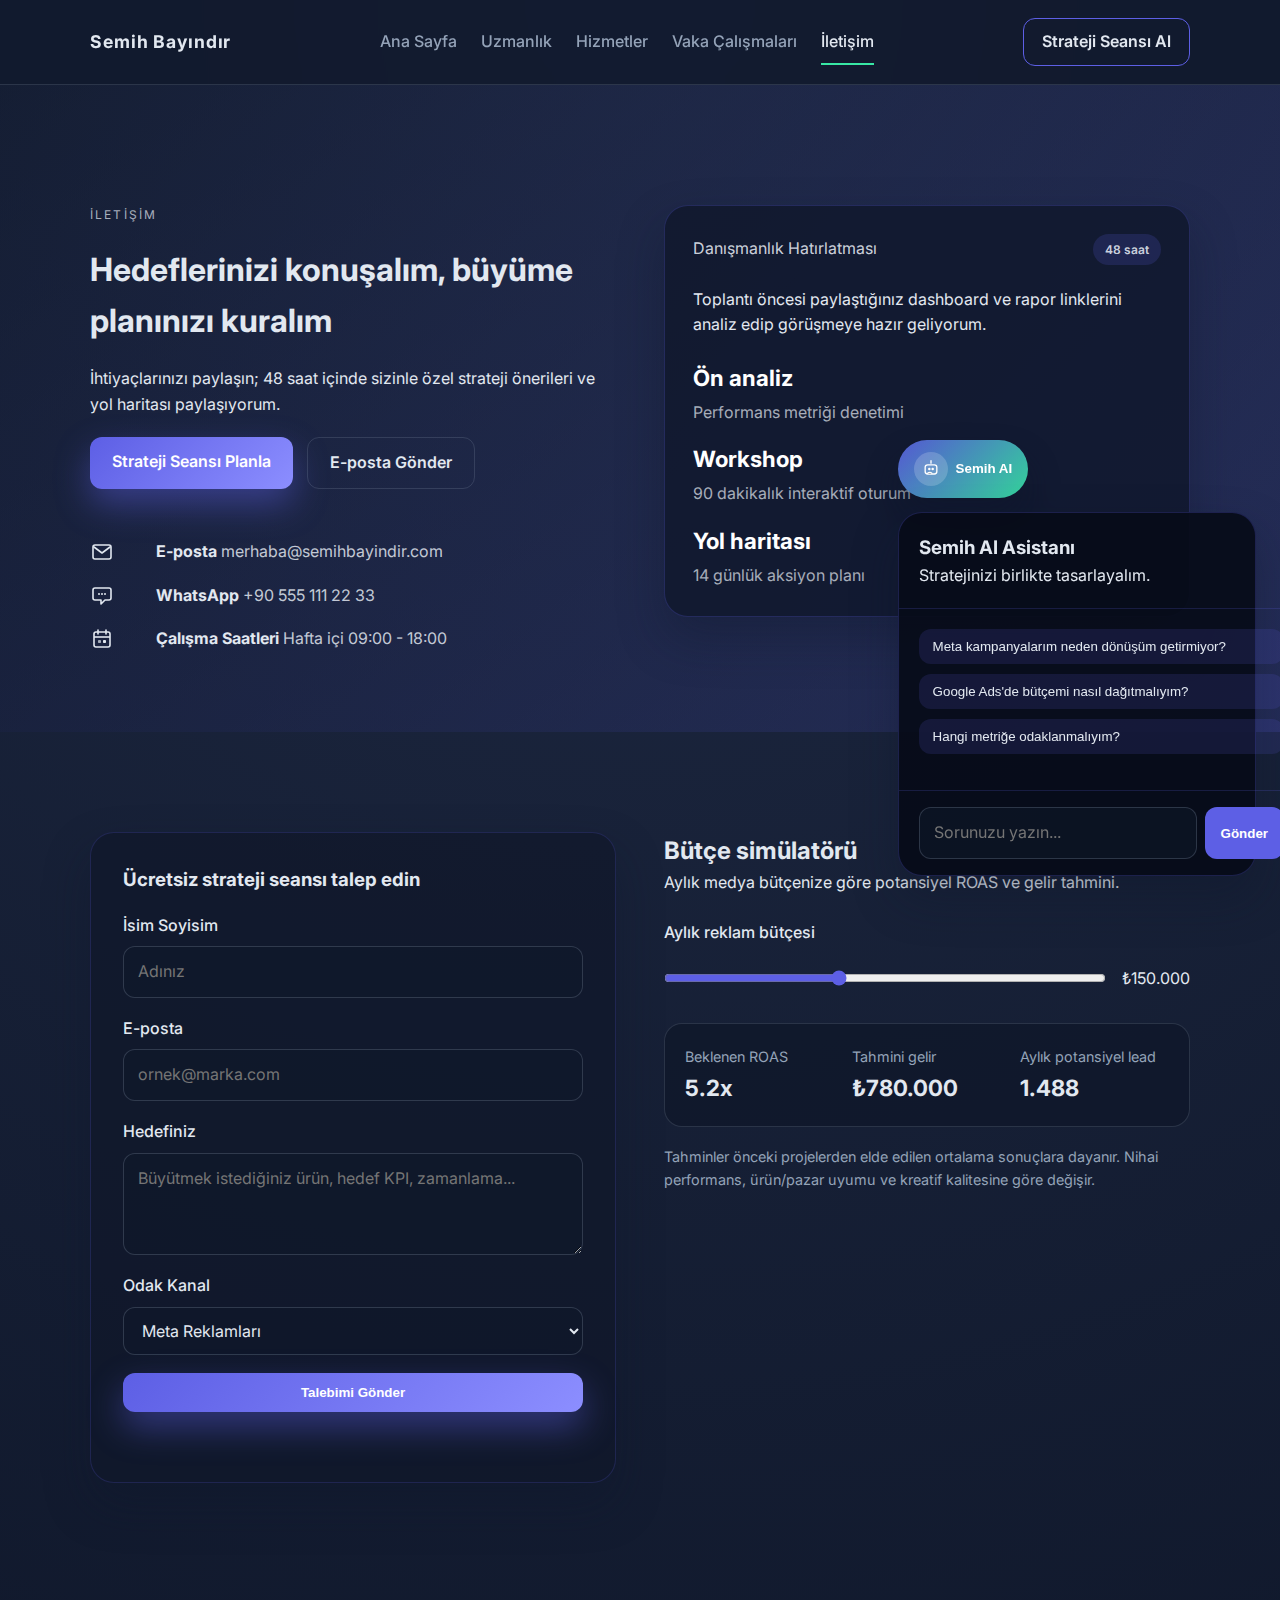
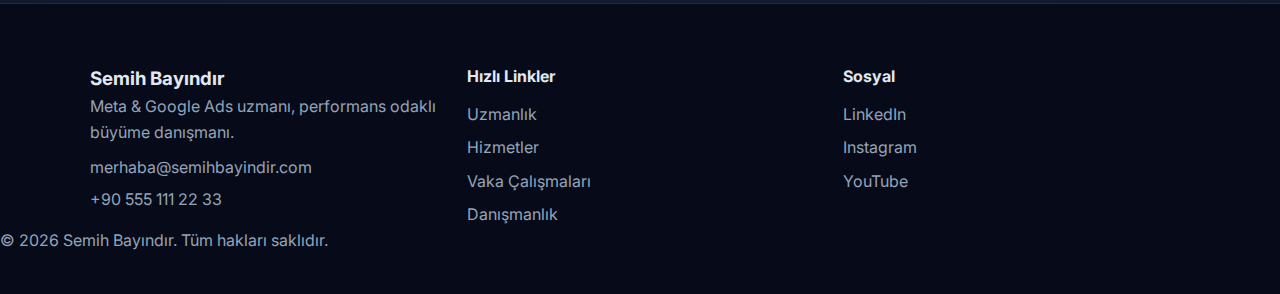
<file: iletisim.html>
<!DOCTYPE html>
<html lang="tr">
<head>
  <meta charset="UTF-8">
  <meta name="viewport" content="width=device-width, initial-scale=1.0">
  <title>İletişim | Semih Bayındır Dijital Pazarlama</title>
  <link rel="preconnect" href="https://fonts.googleapis.com">
  <link rel="preconnect" href="https://fonts.gstatic.com" crossorigin>
  <link href="https://fonts.googleapis.com/css2?family=Inter:wght@300;400;500;600;700;800&display=swap" rel="stylesheet">
  <link rel="stylesheet" href="styles.css">
</head>
<body class="page">
  <header class="navbar" id="top">
    <div class="container nav-wrapper">
      <a class="brand" href="index.html">Semih Bayındır</a>
      <nav class="nav-links" aria-label="Ana menü">
        <a href="index.html">Ana Sayfa</a>
        <a href="uzmanlik.html">Uzmanlık</a>
        <a href="hizmetler.html">Hizmetler</a>
        <a href="vaka-calismalari.html">Vaka Çalışmaları</a>
        <a href="iletisim.html" aria-current="page">İletişim</a>
      </nav>
      <button class="nav-toggle" aria-label="Menüyü aç/kapat">
        <span></span>
        <span></span>
        <span></span>
      </button>
      <a class="cta" href="#danismanlik">Strateji Seansı Al</a>
    </div>
  </header>

  <main>
    <section class="page-hero page-hero--contact">
      <div class="container page-hero-grid">
        <div class="page-hero-content">
          <p class="page-eyebrow">İletişim</p>
          <h1>Hedeflerinizi konuşalım, büyüme planınızı kuralım</h1>
          <p>İhtiyaçlarınızı paylaşın; 48 saat içinde sizinle özel strateji önerileri ve yol haritası paylaşıyorum.</p>
          <div class="page-hero-actions">
            <a class="primary" href="#danismanlik">Strateji Seansı Planla</a>
            <a class="ghost" href="mailto:merhaba@semihbayindir.com">E-posta Gönder</a>
          </div>
          <ul class="contact-info">
            <li>
              <div class="icon-badge" aria-hidden="true">
                <svg class="icon">
                  <use href="icons.svg#icon-mail"></use>
                </svg>
              </div>
              <div>
                <strong>E-posta</strong>
                <a href="mailto:merhaba@semihbayindir.com">merhaba@semihbayindir.com</a>
              </div>
            </li>
            <li>
              <div class="icon-badge" aria-hidden="true">
                <svg class="icon">
                  <use href="icons.svg#icon-chat"></use>
                </svg>
              </div>
              <div>
                <strong>WhatsApp</strong>
                <a href="https://wa.me/905551112233" target="_blank" rel="noopener">+90 555 111 22 33</a>
              </div>
            </li>
            <li>
              <div class="icon-badge" aria-hidden="true">
                <svg class="icon">
                  <use href="icons.svg#icon-calendar"></use>
                </svg>
              </div>
              <div>
                <strong>Çalışma Saatleri</strong>
                <span>Hafta içi 09:00 - 18:00</span>
              </div>
            </li>
          </ul>
        </div>
        <aside class="page-hero-panel" aria-label="İletişim notu">
          <div class="panel-card">
            <header>
              <span>Danışmanlık Hatırlatması</span>
              <div class="badge-soft">48 saat</div>
            </header>
            <p>Toplantı öncesi paylaştığınız dashboard ve rapor linklerini analiz edip görüşmeye hazır geliyorum.</p>
            <ul class="panel-stats">
              <li>
                <strong>Ön analiz</strong>
                <span>Performans metriği denetimi</span>
              </li>
              <li>
                <strong>Workshop</strong>
                <span>90 dakikalık interaktif oturum</span>
              </li>
              <li>
                <strong>Yol haritası</strong>
                <span>14 günlük aksiyon planı</span>
              </li>
            </ul>
          </div>
        </aside>
      </div>
    </section>

    <section class="contact-form" id="danismanlik">
      <div class="container planner-grid">
        <form class="consult-form" id="consultForm">
          <h3>Ücretsiz strateji seansı talep edin</h3>
          <div class="form-group">
            <label for="name">İsim Soyisim</label>
            <input id="name" name="name" required placeholder="Adınız">
          </div>
          <div class="form-group">
            <label for="email">E-posta</label>
            <input id="email" name="email" type="email" required placeholder="ornek@marka.com">
          </div>
          <div class="form-group">
            <label for="goal">Hedefiniz</label>
            <textarea id="goal" name="goal" rows="3" placeholder="Büyütmek istediğiniz ürün, hedef KPI, zamanlama..."></textarea>
          </div>
          <div class="form-group">
            <label for="platform">Odak Kanal</label>
            <select id="platform" name="platform">
              <option value="Meta">Meta Reklamları</option>
              <option value="Google">Google Ads</option>
              <option value="Both">Meta & Google</option>
            </select>
          </div>
          <button type="submit" class="primary full">Talebimi Gönder</button>
          <p class="form-status" aria-live="polite"></p>
        </form>
        <div>
          <h2>Bütçe simülatörü</h2>
          <p>Aylık medya bütçenize göre potansiyel ROAS ve gelir tahmini.</p>
          <div class="slider-group">
            <label for="budgetRange">Aylık reklam bütçesi</label>
            <div class="slider-input">
              <input type="range" id="budgetRange" min="25000" max="350000" step="5000" value="150000">
              <output id="budgetValue">₺ 150.000</output>
            </div>
          </div>
          <div class="planner-results">
            <div>
              <span>Beklenen ROAS</span>
              <strong id="plannerRoas">0x</strong>
            </div>
            <div>
              <span>Tahmini gelir</span>
              <strong id="plannerRevenue">₺0</strong>
            </div>
            <div>
              <span>Aylık potansiyel lead</span>
              <strong id="plannerLeads">0</strong>
            </div>
          </div>
          <p class="planner-note">Tahminler önceki projelerden elde edilen ortalama sonuçlara dayanır. Nihai performans, ürün/pazar uyumu ve kreatif kalitesine göre değişir.</p>
        </div>
      </div>
    </section>
  </main>

  <footer class="footer">
    <div class="container footer-grid">
      <div>
        <h3>Semih Bayındır</h3>
        <p>Meta & Google Ads uzmanı, performans odaklı büyüme danışmanı.</p>
        <div class="footer-contact">
          <a href="mailto:merhaba@semihbayindir.com">merhaba@semihbayindir.com</a>
          <a href="tel:+905551112233">+90 555 111 22 33</a>
        </div>
      </div>
      <div>
        <h4>Hızlı Linkler</h4>
        <ul>
          <li><a href="index.html#uzmanlik">Uzmanlık</a></li>
          <li><a href="hizmetler.html">Hizmetler</a></li>
          <li><a href="vaka-calismalari.html">Vaka Çalışmaları</a></li>
          <li><a href="iletisim.html#danismanlik">Danışmanlık</a></li>
        </ul>
      </div>
      <div>
        <h4>Sosyal</h4>
        <ul>
          <li><a href="https://www.linkedin.com" target="_blank" rel="noopener">LinkedIn</a></li>
          <li><a href="https://www.instagram.com" target="_blank" rel="noopener">Instagram</a></li>
          <li><a href="https://www.youtube.com" target="_blank" rel="noopener">YouTube</a></li>
        </ul>
      </div>
    </div>
    <p class="copyright">© <span id="year"></span> Semih Bayındır. Tüm hakları saklıdır.</p>
  </footer>

  <div class="assistant">
    <button class="assistant-toggle" aria-expanded="false">
      <span class="assistant-avatar" aria-hidden="true">
        <svg class="icon">
          <use href="icons.svg#icon-bot"></use>
        </svg>
      </span>
      <span>Semih AI</span>
    </button>
    <div class="assistant-panel" hidden>
      <div class="assistant-header">
        <h3>Semih AI Asistanı</h3>
        <p>Stratejinizi birlikte tasarlayalım.</p>
      </div>
      <div class="assistant-body">
        <div class="assistant-suggestions">
          <button data-question="Meta kampanyalarım neden dönüşüm getirmiyor?">Meta kampanyalarım neden dönüşüm getirmiyor?</button>
          <button data-question="Google Ads'de bütçemi nasıl dağıtmalıyım?">Google Ads'de bütçemi nasıl dağıtmalıyım?</button>
          <button data-question="Hangi metriğe odaklanmalıyım?">Hangi metriğe odaklanmalıyım?</button>
        </div>
        <div class="assistant-chat" role="log" aria-live="polite"></div>
      </div>
      <form class="assistant-form" id="assistantForm">
        <label for="assistantInput" class="sr-only">Sorunuz</label>
        <input id="assistantInput" name="assistantInput" placeholder="Sorunuzu yazın...">
        <button type="submit">Gönder</button>
      </form>
    </div>
  </div>

  <script src="script.js" defer></script>
</body>
</html>
</file>
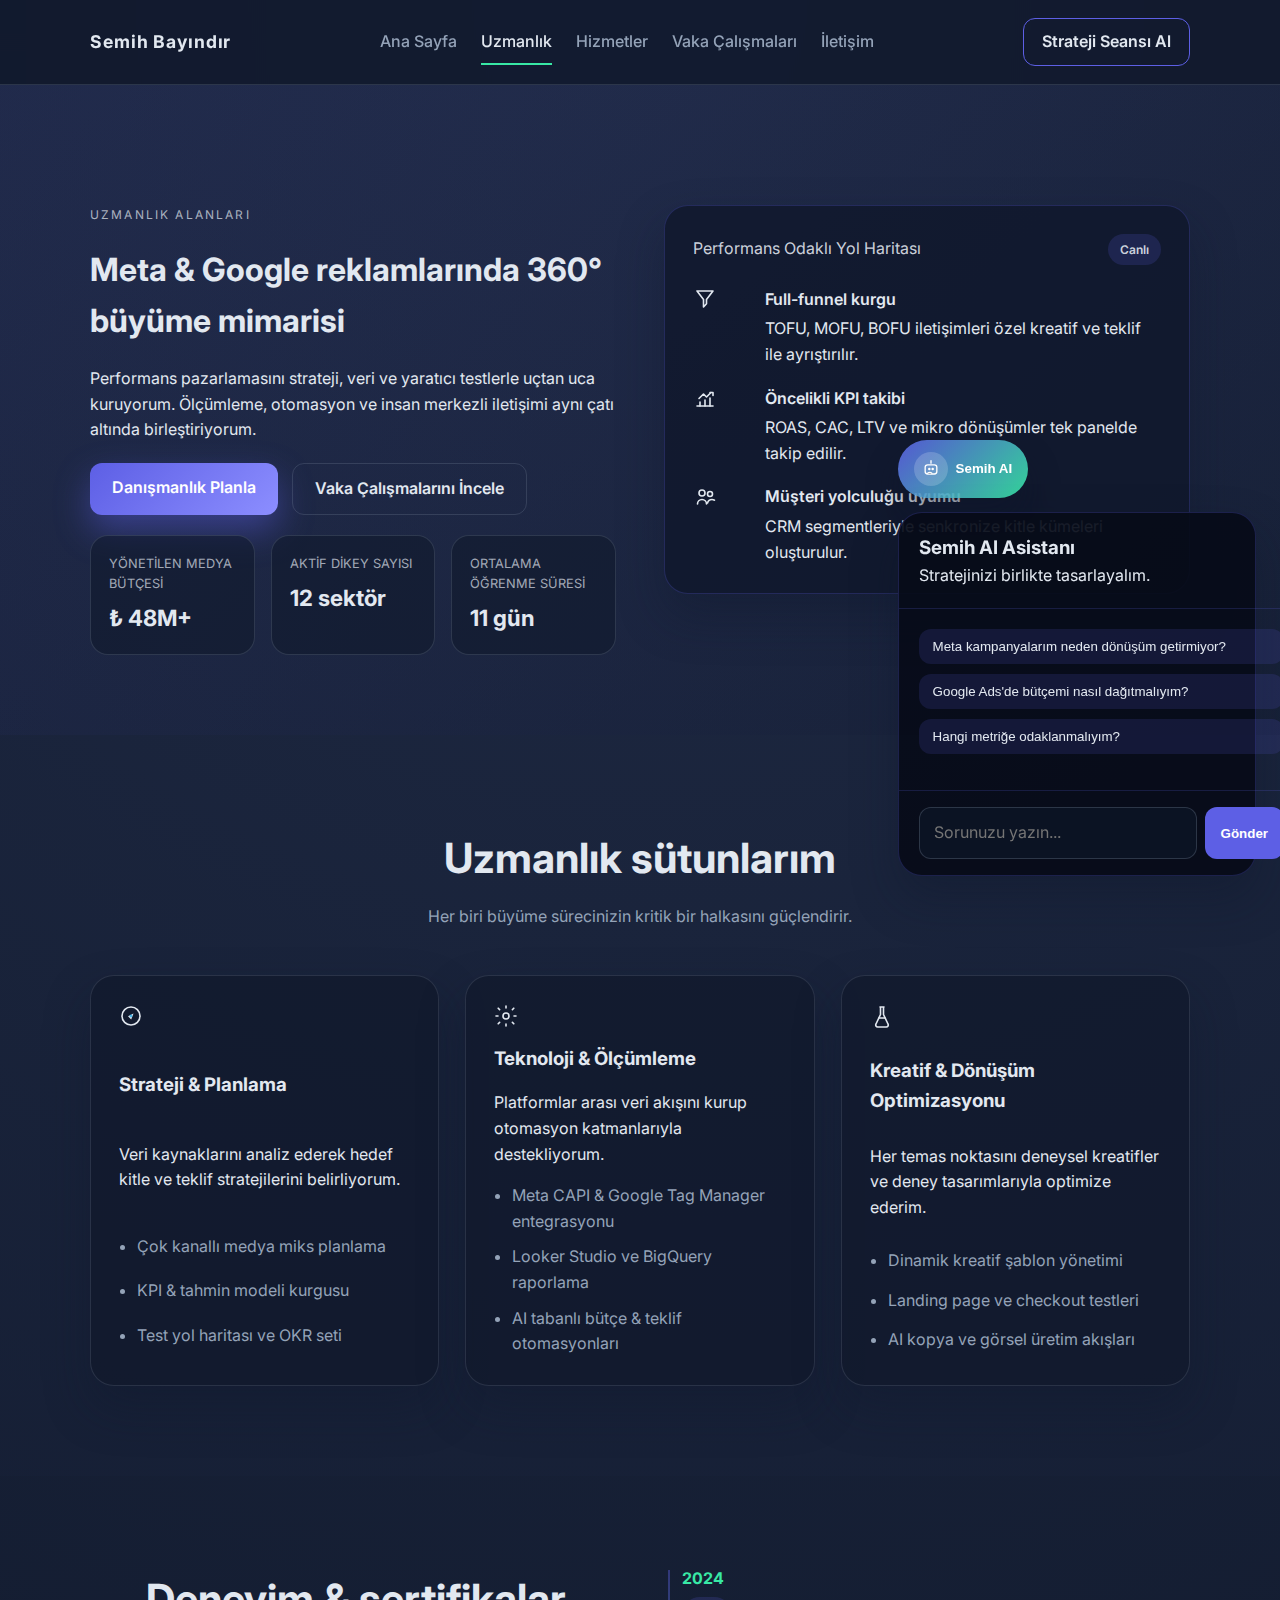
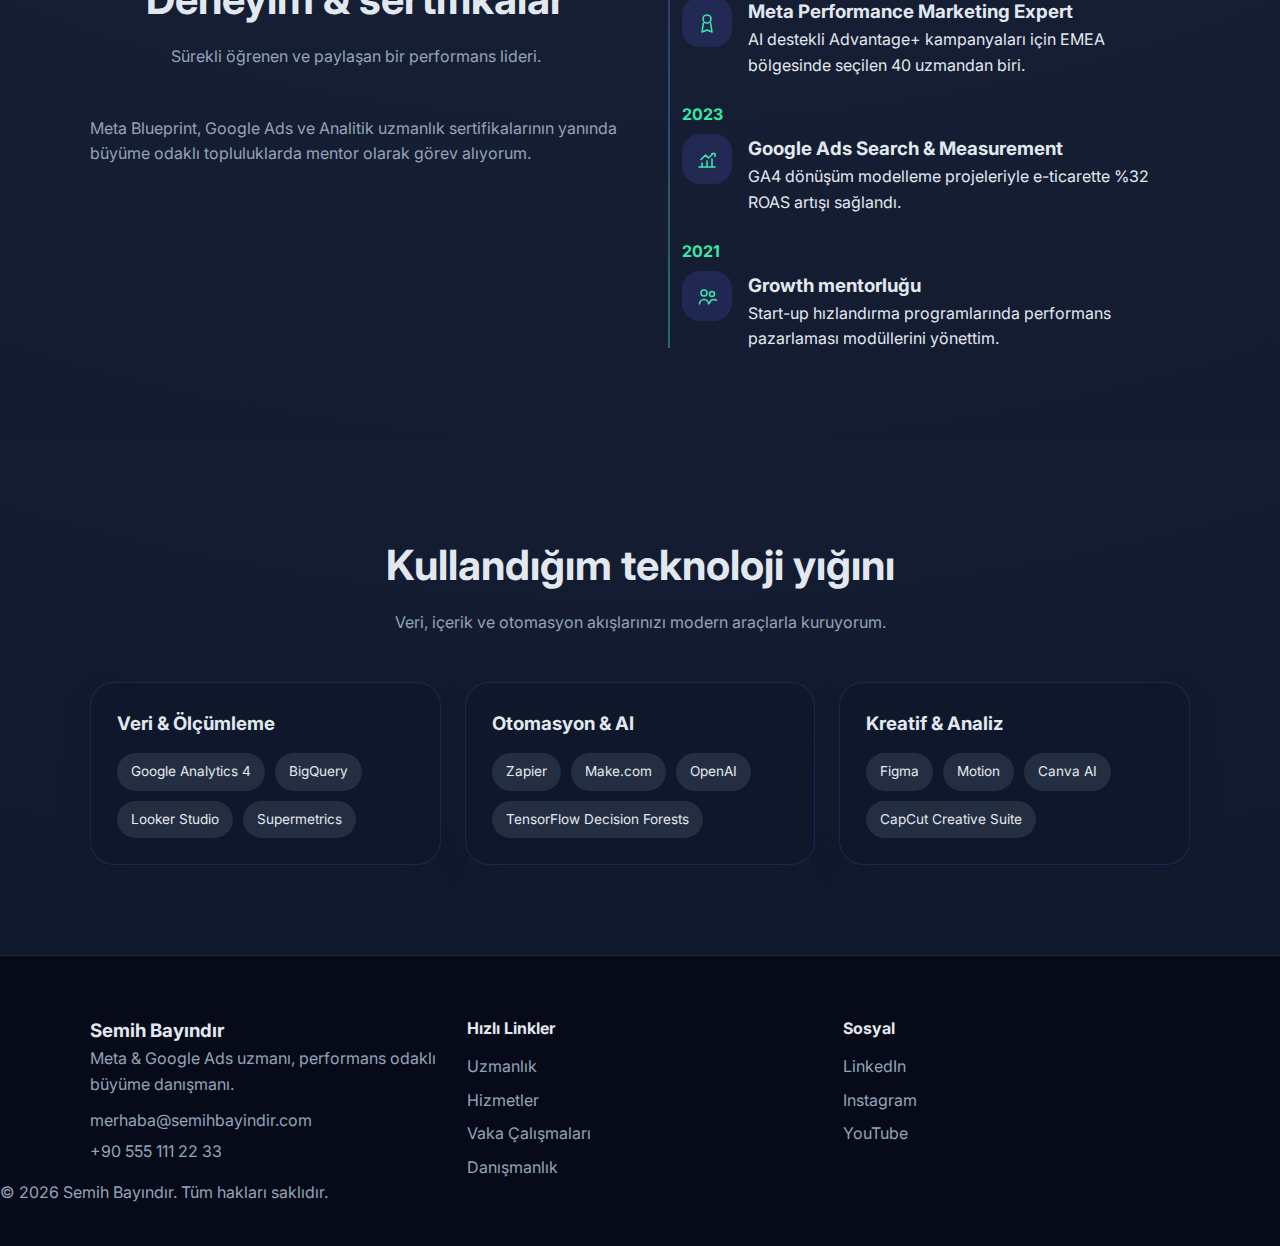
<file: uzmanlik.html>
<!DOCTYPE html>
<html lang="tr">
<head>
  <meta charset="UTF-8">
  <meta name="viewport" content="width=device-width, initial-scale=1.0">
  <title>Uzmanlık | Semih Bayındır Dijital Pazarlama</title>
  <link rel="preconnect" href="https://fonts.googleapis.com">
  <link rel="preconnect" href="https://fonts.gstatic.com" crossorigin>
  <link href="https://fonts.googleapis.com/css2?family=Inter:wght@300;400;500;600;700;800&display=swap" rel="stylesheet">
  <link rel="stylesheet" href="styles.css">
</head>
<body class="page">
  <header class="navbar" id="top">
    <div class="container nav-wrapper">
      <a class="brand" href="index.html">Semih Bayındır</a>
      <nav class="nav-links" aria-label="Ana menü">
        <a href="index.html">Ana Sayfa</a>
        <a href="uzmanlik.html" aria-current="page">Uzmanlık</a>
        <a href="hizmetler.html">Hizmetler</a>
        <a href="vaka-calismalari.html">Vaka Çalışmaları</a>
        <a href="iletisim.html">İletişim</a>
      </nav>
      <button class="nav-toggle" aria-label="Menüyü aç/kapat">
        <span></span>
        <span></span>
        <span></span>
      </button>
      <a class="cta" href="iletisim.html#danismanlik">Strateji Seansı Al</a>
    </div>
  </header>

  <main>
    <section class="page-hero page-hero--expertise">
      <div class="container page-hero-grid">
        <div class="page-hero-content">
          <p class="page-eyebrow">Uzmanlık Alanları</p>
          <h1>Meta & Google reklamlarında 360° büyüme mimarisi</h1>
          <p>Performans pazarlamasını strateji, veri ve yaratıcı testlerle uçtan uca kuruyorum. Ölçümleme, otomasyon ve insan merkezli iletişimi aynı çatı altında birleştiriyorum.</p>
          <div class="page-hero-actions">
            <a class="primary" href="iletisim.html#danismanlik">Danışmanlık Planla</a>
            <a class="ghost" href="vaka-calismalari.html">Vaka Çalışmalarını İncele</a>
          </div>
          <dl class="page-hero-metrics">
            <div>
              <dt>Yönetilen medya bütçesi</dt>
              <dd>₺ 48M+</dd>
            </div>
            <div>
              <dt>Aktif dikey sayısı</dt>
              <dd>12 sektör</dd>
            </div>
            <div>
              <dt>Ortalama öğrenme süresi</dt>
              <dd>11 gün</dd>
            </div>
          </dl>
        </div>
        <aside class="page-hero-panel" aria-label="Uzmanlık öne çıkanları">
          <div class="panel-card">
            <header>
              <span>Performans Odaklı Yol Haritası</span>
              <div class="badge-soft">Canlı</div>
            </header>
            <ul>
              <li>
                <div class="icon-badge" aria-hidden="true">
                  <svg class="icon">
                    <use href="icons.svg#icon-funnel"></use>
                  </svg>
                </div>
                <div>
                  <strong>Full-funnel kurgu</strong>
                  <p>TOFU, MOFU, BOFU iletişimleri özel kreatif ve teklif ile ayrıştırılır.</p>
                </div>
              </li>
              <li>
                <div class="icon-badge" aria-hidden="true">
                  <svg class="icon">
                    <use href="icons.svg#icon-growth"></use>
                  </svg>
                </div>
                <div>
                  <strong>Öncelikli KPI takibi</strong>
                  <p>ROAS, CAC, LTV ve mikro dönüşümler tek panelde takip edilir.</p>
                </div>
              </li>
              <li>
                <div class="icon-badge" aria-hidden="true">
                  <svg class="icon">
                    <use href="icons.svg#icon-people"></use>
                  </svg>
                </div>
                <div>
                  <strong>Müşteri yolculuğu uyumu</strong>
                  <p>CRM segmentleriyle senkronize kitle kümeleri oluşturulur.</p>
                </div>
              </li>
            </ul>
          </div>
        </aside>
      </div>
    </section>

    <section class="expertise-pillars">
      <div class="container">
        <div class="section-heading">
          <h2>Uzmanlık sütunlarım</h2>
          <p>Her biri büyüme sürecinizin kritik bir halkasını güçlendirir.</p>
        </div>
        <div class="pillars-grid">
          <article class="pillar-card">
            <div class="icon-badge" aria-hidden="true">
              <svg class="icon">
                <use href="icons.svg#icon-compass"></use>
              </svg>
            </div>
            <h3>Strateji & Planlama</h3>
            <p>Veri kaynaklarını analiz ederek hedef kitle ve teklif stratejilerini belirliyorum.</p>
            <ul>
              <li>Çok kanallı medya miks planlama</li>
              <li>KPI & tahmin modeli kurgusu</li>
              <li>Test yol haritası ve OKR seti</li>
            </ul>
          </article>
          <article class="pillar-card">
            <div class="icon-badge" aria-hidden="true">
              <svg class="icon">
                <use href="icons.svg#icon-automation"></use>
              </svg>
            </div>
            <h3>Teknoloji & Ölçümleme</h3>
            <p>Platformlar arası veri akışını kurup otomasyon katmanlarıyla destekliyorum.</p>
            <ul>
              <li>Meta CAPI & Google Tag Manager entegrasyonu</li>
              <li>Looker Studio ve BigQuery raporlama</li>
              <li>AI tabanlı bütçe & teklif otomasyonları</li>
            </ul>
          </article>
          <article class="pillar-card">
            <div class="icon-badge" aria-hidden="true">
              <svg class="icon">
                <use href="icons.svg#icon-lab"></use>
              </svg>
            </div>
            <h3>Kreatif & Dönüşüm Optimizasyonu</h3>
            <p>Her temas noktasını deneysel kreatifler ve deney tasarımlarıyla optimize ederim.</p>
            <ul>
              <li>Dinamik kreatif şablon yönetimi</li>
              <li>Landing page ve checkout testleri</li>
              <li>AI kopya ve görsel üretim akışları</li>
            </ul>
          </article>
        </div>
      </div>
    </section>

    <section class="timeline">
      <div class="container timeline-grid">
        <div>
          <div class="section-heading">
            <h2>Deneyim & sertifikalar</h2>
            <p>Sürekli öğrenen ve paylaşan bir performans lideri.</p>
          </div>
          <p class="timeline-intro">Meta Blueprint, Google Ads ve Analitik uzmanlık sertifikalarının yanında büyüme odaklı topluluklarda mentor olarak görev alıyorum.</p>
        </div>
        <ol class="timeline-list">
          <li>
            <div class="timeline-year">2024</div>
            <div class="timeline-body">
              <div class="timeline-icon" aria-hidden="true">
                <svg class="icon">
                  <use href="icons.svg#icon-award"></use>
                </svg>
              </div>
              <div>
                <h3>Meta Performance Marketing Expert</h3>
                <p>AI destekli Advantage+ kampanyaları için EMEA bölgesinde seçilen 40 uzmandan biri.</p>
              </div>
            </div>
          </li>
          <li>
            <div class="timeline-year">2023</div>
            <div class="timeline-body">
              <div class="timeline-icon" aria-hidden="true">
                <svg class="icon">
                  <use href="icons.svg#icon-growth"></use>
                </svg>
              </div>
              <div>
                <h3>Google Ads Search & Measurement</h3>
                <p>GA4 dönüşüm modelleme projeleriyle e-ticarette %32 ROAS artışı sağlandı.</p>
              </div>
            </div>
          </li>
          <li>
            <div class="timeline-year">2021</div>
            <div class="timeline-body">
              <div class="timeline-icon" aria-hidden="true">
                <svg class="icon">
                  <use href="icons.svg#icon-people"></use>
                </svg>
              </div>
              <div>
                <h3>Growth mentorluğu</h3>
                <p>Start-up hızlandırma programlarında performans pazarlaması modüllerini yönettim.</p>
              </div>
            </div>
          </li>
        </ol>
      </div>
    </section>

    <section class="tech-stack">
      <div class="container">
        <div class="section-heading">
          <h2>Kullandığım teknoloji yığını</h2>
          <p>Veri, içerik ve otomasyon akışlarınızı modern araçlarla kuruyorum.</p>
        </div>
        <div class="stack-grid">
          <article class="stack-card">
            <h3>Veri & Ölçümleme</h3>
            <ul class="stack-tags">
              <li>Google Analytics 4</li>
              <li>BigQuery</li>
              <li>Looker Studio</li>
              <li>Supermetrics</li>
            </ul>
          </article>
          <article class="stack-card">
            <h3>Otomasyon & AI</h3>
            <ul class="stack-tags">
              <li>Zapier</li>
              <li>Make.com</li>
              <li>OpenAI</li>
              <li>TensorFlow Decision Forests</li>
            </ul>
          </article>
          <article class="stack-card">
            <h3>Kreatif & Analiz</h3>
            <ul class="stack-tags">
              <li>Figma</li>
              <li>Motion</li>
              <li>Canva AI</li>
              <li>CapCut Creative Suite</li>
            </ul>
          </article>
        </div>
      </div>
    </section>
  </main>

  <footer class="footer">
    <div class="container footer-grid">
      <div>
        <h3>Semih Bayındır</h3>
        <p>Meta & Google Ads uzmanı, performans odaklı büyüme danışmanı.</p>
        <div class="footer-contact">
          <a href="mailto:merhaba@semihbayindir.com">merhaba@semihbayindir.com</a>
          <a href="tel:+905551112233">+90 555 111 22 33</a>
        </div>
      </div>
      <div>
        <h4>Hızlı Linkler</h4>
        <ul>
          <li><a href="index.html#uzmanlik">Uzmanlık</a></li>
          <li><a href="hizmetler.html">Hizmetler</a></li>
          <li><a href="vaka-calismalari.html">Vaka Çalışmaları</a></li>
          <li><a href="iletisim.html#danismanlik">Danışmanlık</a></li>
        </ul>
      </div>
      <div>
        <h4>Sosyal</h4>
        <ul>
          <li><a href="https://www.linkedin.com" target="_blank" rel="noopener">LinkedIn</a></li>
          <li><a href="https://www.instagram.com" target="_blank" rel="noopener">Instagram</a></li>
          <li><a href="https://www.youtube.com" target="_blank" rel="noopener">YouTube</a></li>
        </ul>
      </div>
    </div>
    <p class="copyright">© <span id="year"></span> Semih Bayındır. Tüm hakları saklıdır.</p>
  </footer>

  <div class="assistant">
    <button class="assistant-toggle" aria-expanded="false">
      <span class="assistant-avatar" aria-hidden="true">
        <svg class="icon">
          <use href="icons.svg#icon-bot"></use>
        </svg>
      </span>
      <span>Semih AI</span>
    </button>
    <div class="assistant-panel" hidden>
      <div class="assistant-header">
        <h3>Semih AI Asistanı</h3>
        <p>Stratejinizi birlikte tasarlayalım.</p>
      </div>
      <div class="assistant-body">
        <div class="assistant-suggestions">
          <button data-question="Meta kampanyalarım neden dönüşüm getirmiyor?">Meta kampanyalarım neden dönüşüm getirmiyor?</button>
          <button data-question="Google Ads'de bütçemi nasıl dağıtmalıyım?">Google Ads'de bütçemi nasıl dağıtmalıyım?</button>
          <button data-question="Hangi metriğe odaklanmalıyım?">Hangi metriğe odaklanmalıyım?</button>
        </div>
        <div class="assistant-chat" role="log" aria-live="polite"></div>
      </div>
      <form class="assistant-form" id="assistantForm">
        <label for="assistantInput" class="sr-only">Sorunuz</label>
        <input id="assistantInput" name="assistantInput" placeholder="Sorunuzu yazın...">
        <button type="submit">Gönder</button>
      </form>
    </div>
  </div>

  <script src="script.js" defer></script>
</body>
</html>
</file>
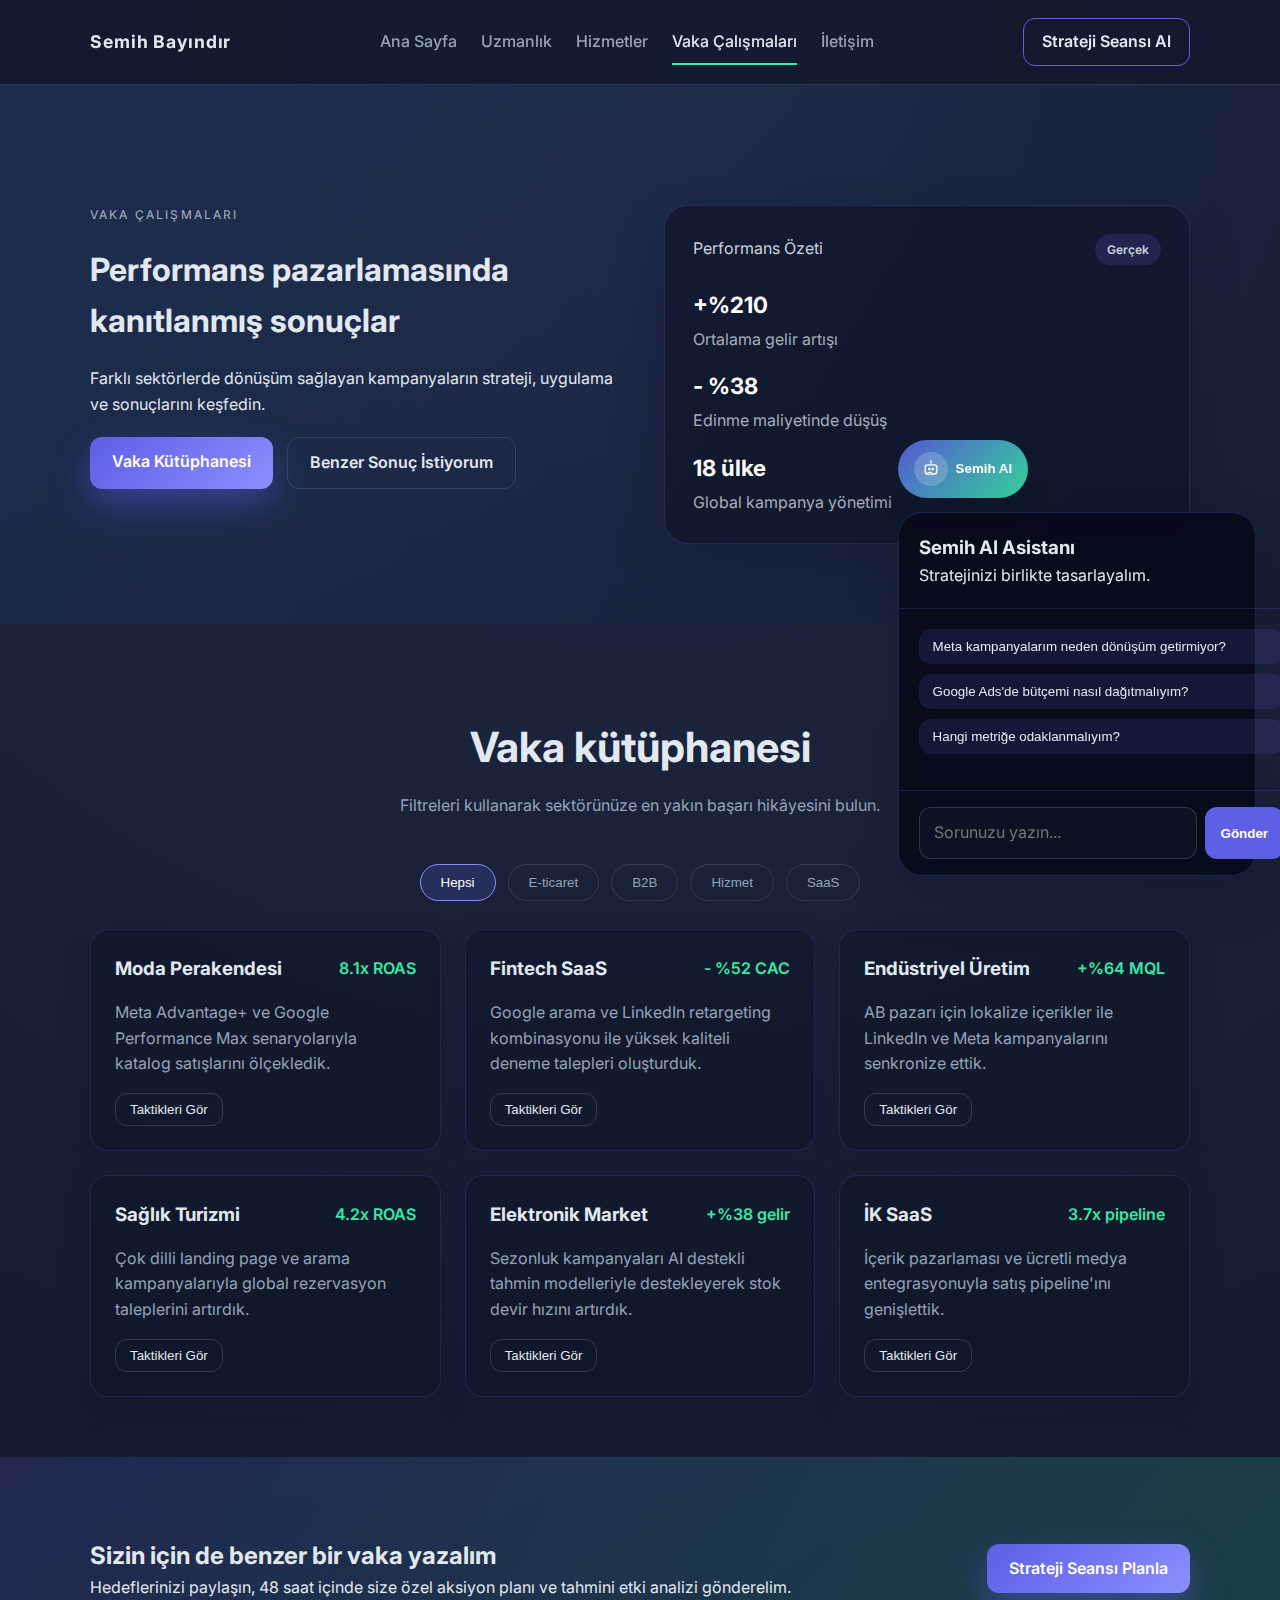
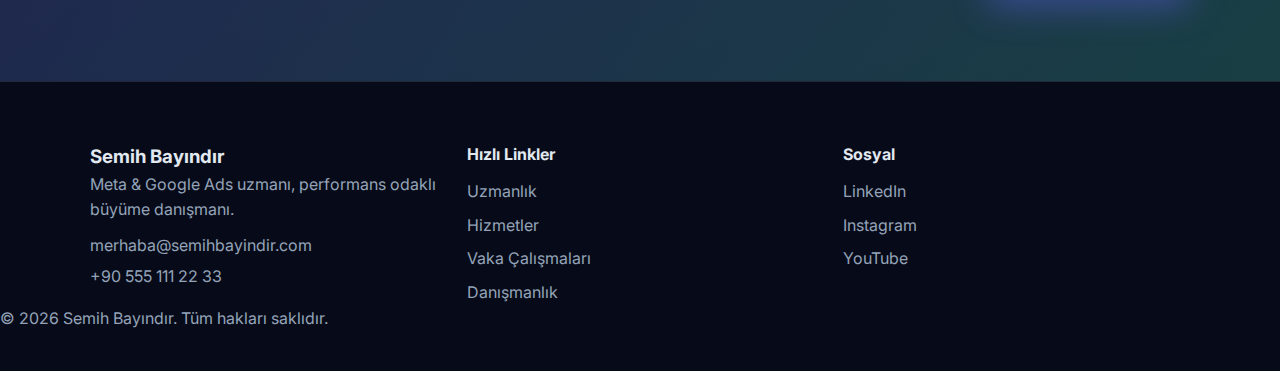
<file: vaka-calismalari.html>
<!DOCTYPE html>
<html lang="tr">
<head>
  <meta charset="UTF-8">
  <meta name="viewport" content="width=device-width, initial-scale=1.0">
  <title>Vaka Çalışmaları | Semih Bayındır Dijital Pazarlama</title>
  <link rel="preconnect" href="https://fonts.googleapis.com">
  <link rel="preconnect" href="https://fonts.gstatic.com" crossorigin>
  <link href="https://fonts.googleapis.com/css2?family=Inter:wght@300;400;500;600;700;800&display=swap" rel="stylesheet">
  <link rel="stylesheet" href="styles.css">
</head>
<body class="page">
  <header class="navbar" id="top">
    <div class="container nav-wrapper">
      <a class="brand" href="index.html">Semih Bayındır</a>
      <nav class="nav-links" aria-label="Ana menü">
        <a href="index.html">Ana Sayfa</a>
        <a href="uzmanlik.html">Uzmanlık</a>
        <a href="hizmetler.html">Hizmetler</a>
        <a href="vaka-calismalari.html" aria-current="page">Vaka Çalışmaları</a>
        <a href="iletisim.html">İletişim</a>
      </nav>
      <button class="nav-toggle" aria-label="Menüyü aç/kapat">
        <span></span>
        <span></span>
        <span></span>
      </button>
      <a class="cta" href="iletisim.html#danismanlik">Strateji Seansı Al</a>
    </div>
  </header>

  <main>
    <section class="page-hero page-hero--cases">
      <div class="container page-hero-grid">
        <div class="page-hero-content">
          <p class="page-eyebrow">Vaka Çalışmaları</p>
          <h1>Performans pazarlamasında kanıtlanmış sonuçlar</h1>
          <p>Farklı sektörlerde dönüşüm sağlayan kampanyaların strateji, uygulama ve sonuçlarını keşfedin.</p>
          <div class="page-hero-actions">
            <a class="primary" href="#vakalar">Vaka Kütüphanesi</a>
            <a class="ghost" href="iletisim.html#danismanlik">Benzer Sonuç İstiyorum</a>
          </div>
        </div>
        <aside class="page-hero-panel" aria-label="Vaka metrikleri">
          <div class="panel-card">
            <header>
              <span>Performans Özeti</span>
              <div class="badge-soft">Gerçek</div>
            </header>
            <ul class="panel-stats">
              <li>
                <strong>+%210</strong>
                <span>Ortalama gelir artışı</span>
              </li>
              <li>
                <strong>- %38</strong>
                <span>Edinme maliyetinde düşüş</span>
              </li>
              <li>
                <strong>18 ülke</strong>
                <span>Global kampanya yönetimi</span>
              </li>
            </ul>
          </div>
        </aside>
      </div>
    </section>

    <section class="case-library" id="vakalar">
      <div class="container">
        <div class="section-heading">
          <h2>Vaka kütüphanesi</h2>
          <p>Filtreleri kullanarak sektörünüze en yakın başarı hikâyesini bulun.</p>
        </div>
        <div class="filters">
          <button class="filter-btn active" data-filter="all">Hepsi</button>
          <button class="filter-btn" data-filter="e-ticaret">E-ticaret</button>
          <button class="filter-btn" data-filter="b2b">B2B</button>
          <button class="filter-btn" data-filter="hizmet">Hizmet</button>
          <button class="filter-btn" data-filter="saas">SaaS</button>
        </div>
        <div class="case-grid">
          <article class="case-card" data-category="e-ticaret">
            <div class="case-header">
              <h3>Moda Perakendesi</h3>
              <span class="result">8.1x ROAS</span>
            </div>
            <p>Meta Advantage+ ve Google Performance Max senaryolarıyla katalog satışlarını ölçekledik.</p>
            <button class="case-toggle" aria-expanded="false">Taktikleri Gör</button>
            <div class="case-details" hidden>
              <ul>
                <li>360° ürün veri optimizasyonu</li>
                <li>AI destekli kreatif varyasyon kurgusu</li>
                <li>Çok kanallı gelir atribüsyon modeli</li>
              </ul>
            </div>
          </article>
          <article class="case-card" data-category="saas">
            <div class="case-header">
              <h3>Fintech SaaS</h3>
              <span class="result">- %52 CAC</span>
            </div>
            <p>Google arama ve LinkedIn retargeting kombinasyonu ile yüksek kaliteli deneme talepleri oluşturduk.</p>
            <button class="case-toggle" aria-expanded="false">Taktikleri Gör</button>
            <div class="case-details" hidden>
              <ul>
                <li>Intent bazlı anahtar kelime kümeleri</li>
                <li>Çok adımlı lead nurturing otomasyonu</li>
                <li>Salesforce entegrasyonu ve lead skoru</li>
              </ul>
            </div>
          </article>
          <article class="case-card" data-category="b2b">
            <div class="case-header">
              <h3>Endüstriyel Üretim</h3>
              <span class="result">+%64 MQL</span>
            </div>
            <p>AB pazarı için lokalize içerikler ile LinkedIn ve Meta kampanyalarını senkronize ettik.</p>
            <button class="case-toggle" aria-expanded="false">Taktikleri Gör</button>
            <div class="case-details" hidden>
              <ul>
                <li>AB uyumlu teklif stratejisi</li>
                <li>Lead form - CRM webhook entegrasyonu</li>
                <li>Account-based remarketing kurgusu</li>
              </ul>
            </div>
          </article>
          <article class="case-card" data-category="hizmet">
            <div class="case-header">
              <h3>Sağlık Turizmi</h3>
              <span class="result">4.2x ROAS</span>
            </div>
            <p>Çok dilli landing page ve arama kampanyalarıyla global rezervasyon taleplerini artırdık.</p>
            <button class="case-toggle" aria-expanded="false">Taktikleri Gör</button>
            <div class="case-details" hidden>
              <ul>
                <li>Ülke bazlı persona ve mesaj testi</li>
                <li>WhatsApp Business entegrasyonu</li>
                <li>Çevik raporlama ve kalite skoru</li>
              </ul>
            </div>
          </article>
          <article class="case-card" data-category="e-ticaret">
            <div class="case-header">
              <h3>Elektronik Market</h3>
              <span class="result">+%38 gelir</span>
            </div>
            <p>Sezonluk kampanyaları AI destekli tahmin modelleriyle destekleyerek stok devir hızını artırdık.</p>
            <button class="case-toggle" aria-expanded="false">Taktikleri Gör</button>
            <div class="case-details" hidden>
              <ul>
                <li>Talep tahmini ile dinamik bütçe dağılımı</li>
                <li>Gerçek zamanlı stok uyarı sistemi</li>
                <li>Alışveriş akışı optimizasyonu</li>
              </ul>
            </div>
          </article>
          <article class="case-card" data-category="saas">
            <div class="case-header">
              <h3>İK SaaS</h3>
              <span class="result">3.7x pipeline</span>
            </div>
            <p>İçerik pazarlaması ve ücretli medya entegrasyonuyla satış pipeline'ını genişlettik.</p>
            <button class="case-toggle" aria-expanded="false">Taktikleri Gör</button>
            <div class="case-details" hidden>
              <ul>
                <li>Intent tabanlı içerik skorlaması</li>
                <li>ABM listeleri için özel remarketing</li>
                <li>HubSpot iş akışı otomasyonları</li>
              </ul>
            </div>
          </article>
        </div>
      </div>
    </section>

    <section class="cta-banner">
      <div class="container cta-banner-grid">
        <div>
          <h2>Sizin için de benzer bir vaka yazalım</h2>
          <p>Hedeflerinizi paylaşın, 48 saat içinde size özel aksiyon planı ve tahmini etki analizi gönderelim.</p>
        </div>
        <a class="primary" href="iletisim.html#danismanlik">Strateji Seansı Planla</a>
      </div>
    </section>
  </main>

  <footer class="footer">
    <div class="container footer-grid">
      <div>
        <h3>Semih Bayındır</h3>
        <p>Meta & Google Ads uzmanı, performans odaklı büyüme danışmanı.</p>
        <div class="footer-contact">
          <a href="mailto:merhaba@semihbayindir.com">merhaba@semihbayindir.com</a>
          <a href="tel:+905551112233">+90 555 111 22 33</a>
        </div>
      </div>
      <div>
        <h4>Hızlı Linkler</h4>
        <ul>
          <li><a href="index.html#uzmanlik">Uzmanlık</a></li>
          <li><a href="hizmetler.html">Hizmetler</a></li>
          <li><a href="vaka-calismalari.html">Vaka Çalışmaları</a></li>
          <li><a href="iletisim.html#danismanlik">Danışmanlık</a></li>
        </ul>
      </div>
      <div>
        <h4>Sosyal</h4>
        <ul>
          <li><a href="https://www.linkedin.com" target="_blank" rel="noopener">LinkedIn</a></li>
          <li><a href="https://www.instagram.com" target="_blank" rel="noopener">Instagram</a></li>
          <li><a href="https://www.youtube.com" target="_blank" rel="noopener">YouTube</a></li>
        </ul>
      </div>
    </div>
    <p class="copyright">© <span id="year"></span> Semih Bayındır. Tüm hakları saklıdır.</p>
  </footer>

  <div class="assistant">
    <button class="assistant-toggle" aria-expanded="false">
      <span class="assistant-avatar" aria-hidden="true">
        <svg class="icon">
          <use href="icons.svg#icon-bot"></use>
        </svg>
      </span>
      <span>Semih AI</span>
    </button>
    <div class="assistant-panel" hidden>
      <div class="assistant-header">
        <h3>Semih AI Asistanı</h3>
        <p>Stratejinizi birlikte tasarlayalım.</p>
      </div>
      <div class="assistant-body">
        <div class="assistant-suggestions">
          <button data-question="Meta kampanyalarım neden dönüşüm getirmiyor?">Meta kampanyalarım neden dönüşüm getirmiyor?</button>
          <button data-question="Google Ads'de bütçemi nasıl dağıtmalıyım?">Google Ads'de bütçemi nasıl dağıtmalıyım?</button>
          <button data-question="Hangi metriğe odaklanmalıyım?">Hangi metriğe odaklanmalıyım?</button>
        </div>
        <div class="assistant-chat" role="log" aria-live="polite"></div>
      </div>
      <form class="assistant-form" id="assistantForm">
        <label for="assistantInput" class="sr-only">Sorunuz</label>
        <input id="assistantInput" name="assistantInput" placeholder="Sorunuzu yazın...">
        <button type="submit">Gönder</button>
      </form>
    </div>
  </div>

  <script src="script.js" defer></script>
</body>
</html>
</file>
<file: styles.css>
:root {
  --bg: #0f172a;
  --bg-alt: #111c32;
  --primary: #5d5fe5;
  --primary-light: #8c8eff;
  --accent: #38e8a5;
  --text: #e2e8f0;
  --text-muted: #94a3b8;
  --card: rgba(15, 23, 42, 0.75);
  --border: rgba(148, 163, 184, 0.2);
  --radius-xl: 28px;
  --radius-lg: 24px;
  --radius-md: 18px;
  --radius-sm: 12px;
  --shadow: 0 22px 45px rgba(15, 23, 42, 0.35);
  --shadow-soft: 0 12px 28px rgba(15, 23, 42, 0.25);
}

* {
  box-sizing: border-box;
  margin: 0;
  padding: 0;
}

body {
  font-family: 'Inter', sans-serif;
  background: radial-gradient(circle at top, #1f2a44, var(--bg));
  color: var(--text);
  line-height: 1.6;
}

a {
  color: inherit;
  text-decoration: none;
}

a:hover,
a:focus {
  color: var(--accent);
}

img {
  max-width: 100%;
  display: block;
}

.container {
  width: min(1100px, 92vw);
  margin: 0 auto;
}

.navbar {
  position: sticky;
  top: 0;
  backdrop-filter: blur(12px);
  background: rgba(15, 23, 42, 0.75);
  border-bottom: 1px solid var(--border);
  z-index: 1000;
}

.nav-wrapper {
  display: flex;
  align-items: center;
  justify-content: space-between;
  padding: 18px 0;
}

.brand {
  font-weight: 700;
  font-size: 1.1rem;
  letter-spacing: 0.05em;
  color: var(--text);
  text-decoration: none;
}

.nav-links {
  display: flex;
  gap: 24px;
}

.nav-links a {
  font-weight: 500;
  color: var(--text-muted);
  transition: color 0.2s ease;
  position: relative;
}

.nav-links a:hover,
.nav-links a:focus {
  color: var(--text);
}

.nav-links a[aria-current="page"]::after {
  content: '';
  position: absolute;
  left: 0;
  right: 0;
  bottom: -10px;
  height: 2px;
  background: var(--accent);
}

.nav-links a[aria-current="page"],
.nav-links a.active {
  color: var(--text);
}

.icon {
  width: 24px;
  height: 24px;
  display: block;
}

.nav-toggle {
  display: none;
  flex-direction: column;
  gap: 4px;
  background: none;
  border: none;
  cursor: pointer;
}

.nav-toggle span {
  width: 24px;
  height: 2px;
  background: var(--text);
  transition: transform 0.3s ease;
}

.cta {
  border: 1px solid var(--primary);
  padding: 10px 18px;
  border-radius: var(--radius-sm);
  font-weight: 600;
  color: var(--text);
  transition: all 0.2s ease;
}

.cta:hover,
.cta:focus {
  background: var(--primary);
  box-shadow: 0 12px 28px rgba(93, 95, 229, 0.35);
}

.hero {
  padding: 120px 0 80px;
  background: linear-gradient(135deg, rgba(93, 95, 229, 0.08), rgba(56, 232, 165, 0.08));
}

.hero-grid {
  display: grid;
  gap: 60px;
  grid-template-columns: repeat(auto-fit, minmax(320px, 1fr));
  align-items: center;
}

.hero-copy h1 {
  font-size: clamp(2.2rem, 5vw, 3.3rem);
  margin-bottom: 18px;
}

.hero-copy p {
  color: var(--text-muted);
  max-width: 520px;
}

.badge {
  display: inline-flex;
  align-items: center;
  gap: 8px;
  background: rgba(93, 95, 229, 0.15);
  color: var(--primary-light);
  padding: 8px 16px;
  border-radius: 999px;
  font-weight: 600;
  margin-bottom: 20px;
}

.hero-actions {
  display: flex;
  flex-wrap: wrap;
  gap: 16px;
  margin: 28px 0 32px;
}

.primary,
.ghost {
  border-radius: var(--radius-sm);
  padding: 12px 22px;
  font-weight: 600;
  border: none;
  cursor: pointer;
  transition: transform 0.2s ease, box-shadow 0.2s ease;
}

.primary {
  background: linear-gradient(135deg, var(--primary), var(--primary-light));
  color: white;
  box-shadow: 0 15px 35px rgba(93, 95, 229, 0.45);
}

.primary:hover,
.primary:focus,
.ghost:hover,
.ghost:focus {
  transform: translateY(-2px);
}

.ghost {
  background: transparent;
  border: 1px solid var(--border);
  color: var(--text);
}

.hero-stats {
  display: grid;
  grid-template-columns: repeat(auto-fit, minmax(140px, 1fr));
  gap: 20px;
}

.stat {
  background: var(--card);
  border: 1px solid var(--border);
  padding: 18px;
  border-radius: var(--radius-md);
  text-align: center;
  box-shadow: var(--shadow-soft);
}

.stat-number {
  font-size: 2rem;
  font-weight: 700;
  display: block;
  color: var(--accent);
}

.hero-media {
  display: grid;
  gap: 18px;
}

.dashboard-card {
  background: var(--card);
  border-radius: var(--radius-lg);
  padding: 24px;
  border: 1px solid var(--border);
  box-shadow: var(--shadow);
}

.dashboard-header {
  display: flex;
  align-items: center;
  justify-content: space-between;
  margin-bottom: 18px;
}

.status {
  padding: 6px 12px;
  border-radius: 999px;
  font-size: 0.8rem;
  font-weight: 600;
}

.status.success {
  background: rgba(56, 232, 165, 0.15);
  color: var(--accent);
}

.dashboard-body {
  display: grid;
  gap: 16px;
}

.metric {
  display: flex;
  flex-direction: column;
  gap: 2px;
}

.metric strong {
  font-size: 1.3rem;
}

.metric small {
  color: var(--text-muted);
}

.chart {
  position: relative;
  height: 140px;
  margin-top: 12px;
  border-radius: var(--radius-md);
  background: linear-gradient(180deg, rgba(93, 95, 229, 0.25), rgba(15, 23, 42, 0.15));
  overflow: hidden;
}

.chart-line {
  position: absolute;
  inset: 10% 12%;
  border-left: 1px dashed rgba(148, 163, 184, 0.2);
  border-bottom: 1px dashed rgba(148, 163, 184, 0.2);
}

.chart-point {
  position: absolute;
  width: 12px;
  height: 12px;
  border-radius: 999px;
  background: var(--accent);
  transform: translate(-50%, -50%);
  animation: pulse 3s ease-in-out infinite;
  top: calc(20% + 12% * var(--i));
  left: calc(22% + 14% * var(--i));
}

@keyframes pulse {
  0%, 100% {
    box-shadow: 0 0 0 0 rgba(56, 232, 165, 0.4);
  }
  50% {
    box-shadow: 0 0 0 14px rgba(56, 232, 165, 0);
  }
}

.ai-insight {
  background: linear-gradient(135deg, rgba(56, 232, 165, 0.12), rgba(93, 95, 229, 0.12));
  border-radius: var(--radius-md);
  padding: 22px;
  border: 1px solid var(--border);
}

.ai-insight h4 {
  margin-bottom: 8px;
}

.ai-insight p {
  color: var(--text-muted);
  margin-bottom: 16px;
}

.ai-action {
  background: transparent;
  border: 1px solid rgba(56, 232, 165, 0.6);
  color: var(--accent);
  padding: 10px 18px;
  border-radius: var(--radius-sm);
  cursor: pointer;
  font-weight: 600;
}

.section-heading {
  text-align: center;
  margin-bottom: 46px;
}

.section-heading h2 {
  font-size: clamp(1.8rem, 4vw, 2.6rem);
  margin-bottom: 12px;
}

.section-heading p {
  color: var(--text-muted);
}

.page-hero {
  padding: 120px 0 80px;
  background: linear-gradient(140deg, rgba(93, 95, 229, 0.08), rgba(15, 23, 42, 0.25));
}

.page-hero--services {
  background: linear-gradient(140deg, rgba(56, 232, 165, 0.08), rgba(93, 95, 229, 0.18));
}

.page-hero--cases {
  background: linear-gradient(120deg, rgba(59, 130, 246, 0.1), rgba(15, 23, 42, 0.35));
}

.page-hero--contact {
  background: linear-gradient(135deg, rgba(15, 23, 42, 0.45), rgba(93, 95, 229, 0.18));
}

.page-hero-grid {
  display: grid;
  gap: 48px;
  grid-template-columns: repeat(auto-fit, minmax(320px, 1fr));
  align-items: start;
}

.page-hero-content {
  display: grid;
  gap: 20px;
}

.page-eyebrow {
  text-transform: uppercase;
  font-size: 0.75rem;
  letter-spacing: 0.18em;
  color: rgba(226, 232, 240, 0.72);
}

.page-hero-actions {
  display: flex;
  flex-wrap: wrap;
  gap: 14px;
}

.page-hero-metrics {
  display: grid;
  grid-template-columns: repeat(auto-fit, minmax(160px, 1fr));
  gap: 16px;
}

.page-hero-metrics div {
  background: rgba(15, 23, 42, 0.55);
  border-radius: var(--radius-md);
  padding: 18px;
  border: 1px solid rgba(148, 163, 184, 0.2);
}

.page-hero-metrics dt {
  font-size: 0.8rem;
  text-transform: uppercase;
  color: rgba(226, 232, 240, 0.7);
  margin-bottom: 6px;
}

.page-hero-metrics dd {
  font-size: 1.4rem;
  font-weight: 700;
}

.page-hero-panel {
  display: grid;
}

.panel-card {
  background: rgba(15, 23, 42, 0.8);
  border-radius: var(--radius-lg);
  padding: 28px;
  border: 1px solid rgba(93, 95, 229, 0.25);
  box-shadow: var(--shadow);
  display: grid;
  gap: 22px;
}

.panel-card header {
  display: flex;
  align-items: center;
  justify-content: space-between;
  color: rgba(226, 232, 240, 0.9);
}

.badge-soft {
  padding: 6px 12px;
  border-radius: 999px;
  font-size: 0.75rem;
  font-weight: 600;
  background: rgba(93, 95, 229, 0.18);
}

.panel-card ul:not(.panel-stats) {
  display: grid;
  gap: 18px;
}

.panel-card ul:not(.panel-stats) li {
  display: grid;
  grid-template-columns: 58px 1fr;
  gap: 14px;
  align-items: start;
}

.panel-card ul:not(.panel-stats) li strong {
  display: block;
  font-weight: 600;
  margin-bottom: 4px;
}

.panel-stats {
  display: grid;
  gap: 16px;
}

.panel-stats li {
  list-style: none;
  display: grid;
  gap: 4px;
  color: rgba(226, 232, 240, 0.72);
}

.panel-stats strong {
  font-size: 1.4rem;
  color: white;
}

.credibility {
  padding: 90px 0;
}

.credibility-grid {
  display: grid;
  gap: 36px;
  grid-template-columns: repeat(auto-fit, minmax(280px, 1fr));
}

.credibility-list {
  display: grid;
  gap: 22px;
}

.credibility-list li {
  list-style: none;
  background: var(--card);
  border: 1px solid var(--border);
  border-radius: var(--radius-md);
  padding: 22px;
  box-shadow: var(--shadow-soft);
}

.credibility-list .icon-badge {
  width: 50px;
  height: 50px;
  border-radius: var(--radius-md);
  background: rgba(93, 95, 229, 0.18);
  display: inline-flex;
  align-items: center;
  justify-content: center;
  margin-bottom: 12px;
  color: var(--accent);
  box-shadow: inset 0 0 0 1px rgba(93, 95, 229, 0.3);
}

.credibility-list strong {
  display: block;
  margin-bottom: 6px;
}

.framework {
  padding: 90px 0;
  background: linear-gradient(180deg, rgba(15, 23, 42, 0.05) 0%, rgba(15, 23, 42, 0.18) 100%);
}

.framework-grid {
  display: grid;
  gap: 28px;
  grid-template-columns: repeat(auto-fit, minmax(260px, 1fr));
}

.framework-card {
  background: rgba(15, 23, 42, 0.7);
  border-radius: var(--radius-lg);
  padding: 28px;
  border: 1px solid rgba(93, 95, 229, 0.25);
  box-shadow: var(--shadow);
  display: grid;
  gap: 16px;
}

.framework-card ul {
  display: grid;
  gap: 10px;
  color: var(--text-muted);
  padding-left: 18px;
}

.framework-card li {
  list-style: disc;
}

.expertise-pillars {
  padding: 90px 0;
}

.pillars-grid {
  display: grid;
  gap: 26px;
  grid-template-columns: repeat(auto-fit, minmax(260px, 1fr));
}

.pillar-card {
  background: rgba(15, 23, 42, 0.65);
  border-radius: var(--radius-lg);
  padding: 28px;
  border: 1px solid rgba(148, 163, 184, 0.18);
  box-shadow: var(--shadow);
  display: grid;
  gap: 16px;
}

.pillar-card ul {
  display: grid;
  gap: 10px;
  padding-left: 18px;
  color: var(--text-muted);
}

.pillar-card li {
  list-style: disc;
}

.results {
  padding: 90px 0;
}

.results-grid {
  display: grid;
  grid-template-columns: repeat(auto-fit, minmax(260px, 1fr));
  gap: 24px;
}

.result-card {
  background: var(--card);
  border-radius: var(--radius-md);
  padding: 26px;
  border: 1px solid var(--border);
  box-shadow: var(--shadow-soft);
  position: relative;
  overflow: hidden;
}

.result-card::after {
  content: '';
  position: absolute;
  inset: auto -40% -40% auto;
  width: 120px;
  height: 120px;
  background: radial-gradient(circle, rgba(56, 232, 165, 0.2), transparent 70%);
  transform: rotate(25deg);
}

.result-card .tag {
  display: inline-flex;
  align-items: center;
  background: rgba(93, 95, 229, 0.18);
  color: var(--primary-light);
  border-radius: 999px;
  padding: 6px 14px;
  font-size: 0.78rem;
  margin-bottom: 18px;
}

.result-card header h3 {
  margin-bottom: 12px;
}

.result-card dl {
  display: grid;
  grid-template-columns: repeat(3, minmax(0, 1fr));
  gap: 12px;
  margin-top: 24px;
}

.result-card dt {
  color: var(--text-muted);
  font-size: 0.78rem;
}

.result-card dd {
  font-weight: 600;
}

.services {
  padding: 90px 0;
  background: linear-gradient(135deg, rgba(93, 95, 229, 0.08), rgba(56, 232, 165, 0.08));
}

.service-grid {
  display: grid;
  grid-template-columns: repeat(auto-fit, minmax(260px, 1fr));
  gap: 24px;
}

.service-card {
  background: rgba(15, 23, 42, 0.65);
  border-radius: var(--radius-lg);
  padding: 26px;
  border: 1px solid rgba(93, 95, 229, 0.25);
  box-shadow: var(--shadow);
  display: flex;
  flex-direction: column;
  gap: 16px;
  transition: transform 0.3s ease, border-color 0.3s ease;
}

.service-card:focus,
.service-card:hover {
  transform: translateY(-8px);
  border-color: var(--accent);
}

.service-icon {
  width: 56px;
  height: 56px;
  border-radius: var(--radius-md);
  background: rgba(56, 232, 165, 0.1);
  display: inline-flex;
  align-items: center;
  justify-content: center;
  color: var(--accent);
}

.service-icon .icon {
  width: 28px;
  height: 28px;
}

.service-card ul {
  display: grid;
  gap: 12px;
  color: var(--text-muted);
}

.service-card li {
  list-style: none;
}

.service-cta {
  margin-top: auto;
  border: 1px solid rgba(56, 232, 165, 0.5);
  background: transparent;
  color: var(--accent);
  padding: 12px 18px;
  border-radius: var(--radius-sm);
  font-weight: 600;
  cursor: pointer;
}

.planner {
  padding: 100px 0;
}

.planner-grid {
  display: grid;
  gap: 48px;
  grid-template-columns: repeat(auto-fit, minmax(320px, 1fr));
  align-items: start;
}

.slider-group {
  margin: 24px 0;
  display: grid;
  gap: 12px;
}

.slider-input {
  display: flex;
  align-items: center;
  gap: 16px;
}

#budgetRange {
  flex: 1;
  accent-color: var(--primary);
}

.planner-results {
  display: grid;
  grid-template-columns: repeat(auto-fit, minmax(140px, 1fr));
  gap: 18px;
  background: var(--card);
  border-radius: var(--radius-md);
  padding: 20px;
  border: 1px solid var(--border);
}

.planner-results span {
  color: var(--text-muted);
  font-size: 0.9rem;
}

.planner-results strong {
  font-size: 1.4rem;
}

.consult-form {
  background: rgba(15, 23, 42, 0.7);
  border-radius: var(--radius-lg);
  padding: 32px;
  border: 1px solid rgba(93, 95, 229, 0.2);
  box-shadow: var(--shadow);
  display: grid;
  gap: 18px;
}

.form-group {
  display: grid;
  gap: 8px;
}

label {
  font-weight: 500;
}

input,
select,
textarea {
  background: rgba(15, 23, 42, 0.6);
  border: 1px solid rgba(148, 163, 184, 0.25);
  border-radius: var(--radius-sm);
  padding: 12px 14px;
  color: var(--text);
  font: inherit;
}

input:focus,
select:focus,
textarea:focus {
  outline: 1px solid var(--primary-light);
  border-color: transparent;
}

textarea {
  resize: vertical;
}

.full {
  width: 100%;
}

.form-status {
  min-height: 20px;
  font-size: 0.9rem;
  color: var(--accent);
}

.case-studies {
  padding: 100px 0;
}

.filters {
  display: flex;
  justify-content: center;
  gap: 12px;
  margin-bottom: 28px;
  flex-wrap: wrap;
}

.filter-btn {
  border-radius: 999px;
  padding: 10px 20px;
  border: 1px solid var(--border);
  background: transparent;
  color: var(--text-muted);
  cursor: pointer;
  transition: all 0.2s ease;
}

.filter-btn.active {
  background: rgba(93, 95, 229, 0.2);
  color: white;
  border-color: var(--primary-light);
}

.case-grid {
  display: grid;
  grid-template-columns: repeat(auto-fit, minmax(260px, 1fr));
  gap: 24px;
}

.case-card {
  background: rgba(15, 23, 42, 0.68);
  border-radius: var(--radius-md);
  padding: 24px;
  border: 1px solid rgba(93, 95, 229, 0.2);
  display: grid;
  gap: 16px;
  box-shadow: var(--shadow-soft);
}

.case-header {
  display: flex;
  align-items: center;
  justify-content: space-between;
}

.case-header .result {
  color: var(--accent);
  font-weight: 600;
}

.case-card p {
  color: var(--text-muted);
}

.case-toggle {
  justify-self: start;
  padding: 8px 14px;
  border-radius: var(--radius-sm);
  border: 1px solid rgba(148, 163, 184, 0.25);
  background: transparent;
  color: var(--text);
  cursor: pointer;
}

.case-details {
  background: rgba(15, 23, 42, 0.6);
  border-radius: var(--radius-sm);
  border: 1px solid rgba(148, 163, 184, 0.1);
  padding: 16px;
}

.case-details ul {
  display: grid;
  gap: 10px;
}

.case-details li {
  list-style: none;
}

.testimonials {
  padding: 100px 0;
  background: linear-gradient(135deg, rgba(56, 232, 165, 0.1), rgba(93, 95, 229, 0.1));
}

.testimonials-grid {
  display: grid;
  gap: 48px;
  grid-template-columns: repeat(auto-fit, minmax(280px, 1fr));
  align-items: center;
}

.slider {
  position: relative;
  overflow: hidden;
}

.slide {
  opacity: 0;
  transform: translateX(30px);
  transition: opacity 0.4s ease, transform 0.4s ease;
  position: absolute;
  inset: 0;
}

.slide.active {
  opacity: 1;
  transform: translateX(0);
  position: relative;
}

blockquote {
  font-size: 1.1rem;
  margin-bottom: 12px;
}

cite {
  color: var(--text-muted);
  font-style: normal;
}

.slider-nav {
  display: flex;
  gap: 12px;
  margin-top: 18px;
}

.slider-prev,
.slider-next {
  width: 42px;
  height: 42px;
  border-radius: 999px;
  border: 1px solid rgba(93, 95, 229, 0.4);
  background: transparent;
  color: var(--text);
  cursor: pointer;
}

.faq {
  padding: 90px 0 120px;
}

.accordion {
  display: grid;
  gap: 16px;
  max-width: 720px;
  margin: 0 auto;
}

.accordion-item {
  background: rgba(15, 23, 42, 0.68);
  border: 1px solid rgba(93, 95, 229, 0.18);
  border-radius: var(--radius-md);
  padding: 18px 22px;
  display: flex;
  justify-content: space-between;
  align-items: center;
  gap: 18px;
  color: var(--text);
  cursor: pointer;
  text-align: left;
}

.accordion-content {
  width: 100%;
  margin-top: 12px;
  color: var(--text-muted);
}

.accordion-item[aria-expanded="true"] .chevron {
  transform: rotate(180deg);
}

.timeline {
  padding: 90px 0;
  background: rgba(15, 23, 42, 0.12);
}

.timeline-grid {
  display: grid;
  gap: 36px;
  grid-template-columns: repeat(auto-fit, minmax(280px, 1fr));
  align-items: start;
}

.timeline-intro {
  color: var(--text-muted);
}

.timeline-list {
  list-style: none;
  display: grid;
  gap: 24px;
  position: relative;
  padding-left: 24px;
}

.timeline-list::before {
  content: '';
  position: absolute;
  left: 10px;
  top: 4px;
  bottom: 4px;
  width: 2px;
  background: linear-gradient(180deg, rgba(93, 95, 229, 0.4), rgba(56, 232, 165, 0.4));
}

.timeline-year {
  font-weight: 700;
  color: var(--accent);
  margin-bottom: 6px;
}

.timeline-body {
  display: grid;
  grid-template-columns: 50px 1fr;
  gap: 16px;
  align-items: start;
}

.timeline-icon {
  width: 50px;
  height: 50px;
  border-radius: var(--radius-md);
  background: rgba(93, 95, 229, 0.18);
  display: inline-flex;
  align-items: center;
  justify-content: center;
  color: var(--accent);
}

.tech-stack {
  padding: 90px 0;
}

.stack-grid {
  display: grid;
  gap: 24px;
  grid-template-columns: repeat(auto-fit, minmax(220px, 1fr));
}

.stack-card {
  background: rgba(15, 23, 42, 0.68);
  border: 1px solid rgba(93, 95, 229, 0.2);
  border-radius: var(--radius-lg);
  padding: 26px;
  box-shadow: var(--shadow-soft);
  display: grid;
  gap: 14px;
}

.stack-tags {
  display: flex;
  flex-wrap: wrap;
  gap: 10px;
  list-style: none;
}

.stack-tags li {
  padding: 8px 14px;
  border-radius: 999px;
  background: rgba(148, 163, 184, 0.16);
  font-size: 0.85rem;
}

.pricing {
  padding: 100px 0;
  background: linear-gradient(135deg, rgba(15, 23, 42, 0.24), rgba(93, 95, 229, 0.08));
}

.pricing-grid {
  display: grid;
  gap: 26px;
  grid-template-columns: repeat(auto-fit, minmax(260px, 1fr));
}

.pricing-card {
  background: rgba(7, 11, 24, 0.88);
  border-radius: var(--radius-xl);
  padding: 30px;
  border: 1px solid rgba(93, 95, 229, 0.28);
  box-shadow: var(--shadow);
  display: grid;
  gap: 18px;
}

.pricing-card--featured {
  transform: translateY(-12px);
  border-color: rgba(56, 232, 165, 0.35);
  box-shadow: 0 24px 48px rgba(56, 232, 165, 0.22);
}

.pricing-card header {
  display: grid;
  gap: 14px;
}

.pricing-subtitle {
  color: var(--text-muted);
}

.pricing-value {
  font-size: 2rem;
  font-weight: 700;
}

.pricing-value span {
  font-size: 1rem;
  font-weight: 500;
  color: var(--text-muted);
}

.pricing-card ul {
  list-style: none;
  display: grid;
  gap: 10px;
  color: var(--text-muted);
}

.pricing-cta {
  display: inline-flex;
  justify-content: center;
  align-items: center;
  border-radius: var(--radius-sm);
  border: 1px solid rgba(93, 95, 229, 0.4);
  padding: 12px 18px;
  font-weight: 600;
  color: var(--text);
  text-decoration: none;
}

.process {
  padding: 90px 0;
}

.process-grid {
  display: grid;
  gap: 24px;
  grid-template-columns: repeat(auto-fit, minmax(220px, 1fr));
}

.process-step {
  background: rgba(15, 23, 42, 0.7);
  border-radius: var(--radius-lg);
  padding: 26px;
  border: 1px solid rgba(93, 95, 229, 0.2);
  display: grid;
  gap: 12px;
}

.step-index {
  width: 36px;
  height: 36px;
  border-radius: 50%;
  display: inline-flex;
  align-items: center;
  justify-content: center;
  background: rgba(93, 95, 229, 0.2);
  color: var(--accent);
  font-weight: 700;
}

.add-ons {
  padding: 90px 0 110px;
}

.add-ons-grid {
  display: grid;
  gap: 24px;
  grid-template-columns: repeat(auto-fit, minmax(220px, 1fr));
}

.add-on-card {
  background: rgba(15, 23, 42, 0.7);
  border-radius: var(--radius-lg);
  padding: 26px;
  border: 1px solid rgba(148, 163, 184, 0.2);
  display: grid;
  gap: 12px;
}

.case-library {
  padding: 90px 0 60px;
}

.cta-banner {
  padding: 80px 0;
  background: linear-gradient(135deg, rgba(93, 95, 229, 0.18), rgba(56, 232, 165, 0.18));
}

.cta-banner-grid {
  display: flex;
  flex-wrap: wrap;
  align-items: center;
  justify-content: space-between;
  gap: 24px;
}

.contact-info {
  display: grid;
  gap: 18px;
  margin-top: 30px;
  list-style: none;
}

.contact-info li {
  display: grid;
  grid-template-columns: 52px 1fr;
  gap: 14px;
  align-items: center;
}

.contact-info a,
.contact-info span {
  color: rgba(226, 232, 240, 0.85);
}

.contact-form {
  padding: 100px 0 120px;
}

.planner-note {
  margin-top: 18px;
  color: var(--text-muted);
  font-size: 0.9rem;
}
.footer {
  padding: 60px 0 40px;
  background: rgba(7, 11, 24, 0.95);
  border-top: 1px solid var(--border);
}

.footer-grid {
  display: grid;
  gap: 30px;
  grid-template-columns: repeat(auto-fit, minmax(220px, 1fr));
}

.footer h4 {
  margin-bottom: 12px;
}

.footer ul {
  list-style: none;
  display: grid;
  gap: 8px;
}

.footer-contact {
  display: grid;
  gap: 6px;
  margin-top: 10px;
}

.footer a {
  color: var(--text-muted);
}

.footer a:hover {
  color: var(--accent);
}

.footer p {
  color: var(--text-muted);
}

.assistant {
  position: fixed;
  bottom: 24px;
  right: 24px;
  z-index: 1200;
}

.assistant-toggle {
  display: flex;
  align-items: center;
  gap: 8px;
  background: linear-gradient(135deg, rgba(93, 95, 229, 0.9), rgba(56, 232, 165, 0.9));
  border: none;
  color: white;
  padding: 12px 16px;
  border-radius: 999px;
  font-weight: 600;
  cursor: pointer;
  box-shadow: 0 18px 32px rgba(15, 23, 42, 0.45);
}

.assistant-avatar {
  width: 34px;
  height: 34px;
  border-radius: 50%;
  background: rgba(255, 255, 255, 0.18);
  display: inline-flex;
  align-items: center;
  justify-content: center;
}

.assistant-avatar .icon {
  width: 20px;
  height: 20px;
  color: white;
}

.assistant-panel {
  margin-top: 14px;
  width: clamp(320px, 28vw, 380px);
  background: rgba(7, 11, 24, 0.92);
  border-radius: var(--radius-lg);
  border: 1px solid rgba(93, 95, 229, 0.25);
  display: grid;
  grid-template-rows: auto 1fr auto;
  max-height: 520px;
  box-shadow: var(--shadow);
}

.assistant-header {
  padding: 20px;
  border-bottom: 1px solid rgba(93, 95, 229, 0.2);
}

.assistant-body {
  padding: 20px;
  display: grid;
  gap: 16px;
}

.assistant-suggestions {
  display: grid;
  gap: 10px;
}

.assistant-suggestions button {
  background: rgba(93, 95, 229, 0.15);
  border: none;
  border-radius: var(--radius-sm);
  color: var(--text);
  padding: 10px 14px;
  text-align: left;
  cursor: pointer;
}

.assistant-chat {
  display: grid;
  gap: 12px;
  max-height: 220px;
  overflow-y: auto;
}

.message {
  padding: 12px 14px;
  border-radius: 14px;
  max-width: 90%;
  line-height: 1.5;
}

.message.user {
  background: rgba(93, 95, 229, 0.22);
  justify-self: end;
}

.message.ai {
  background: rgba(56, 232, 165, 0.15);
  border: 1px solid rgba(56, 232, 165, 0.25);
  justify-self: start;
}

.assistant-form {
  display: flex;
  gap: 8px;
  padding: 16px 20px;
  border-top: 1px solid rgba(93, 95, 229, 0.2);
}

.assistant-form input {
  flex: 1;
}

.assistant-form button {
  background: var(--primary);
  border: none;
  border-radius: var(--radius-sm);
  padding: 0 16px;
  color: white;
  font-weight: 600;
  cursor: pointer;
}

.sr-only {
  position: absolute;
  width: 1px;
  height: 1px;
  padding: 0;
  margin: -1px;
  overflow: hidden;
  clip: rect(0, 0, 0, 0);
  white-space: nowrap;
  border: 0;
}

@media (max-width: 900px) {
  .nav-links {
    position: absolute;
    inset: 70px 20px auto;
    background: rgba(15, 23, 42, 0.95);
    border: 1px solid var(--border);
    border-radius: var(--radius-md);
    padding: 20px;
    flex-direction: column;
    gap: 18px;
    box-shadow: var(--shadow-soft);
    opacity: 0;
    pointer-events: none;
    transform: translateY(-10px);
    transition: opacity 0.3s ease, transform 0.3s ease;
  }

  .nav-links.open {
    opacity: 1;
    pointer-events: auto;
    transform: translateY(0);
  }

  .nav-toggle {
    display: flex;
  }

  .cta {
    display: none;
  }

  .page-hero-grid {
    grid-template-columns: 1fr;
  }

  .page-hero-panel {
    order: -1;
  }

  .pricing-card--featured {
    transform: none;
  }
}

@media (max-width: 640px) {
  .hero {
    padding-top: 100px;
  }

  .assistant {
    bottom: 16px;
    right: 16px;
  }

  .assistant-panel {
    width: calc(100vw - 40px);
  }
}
</file>
